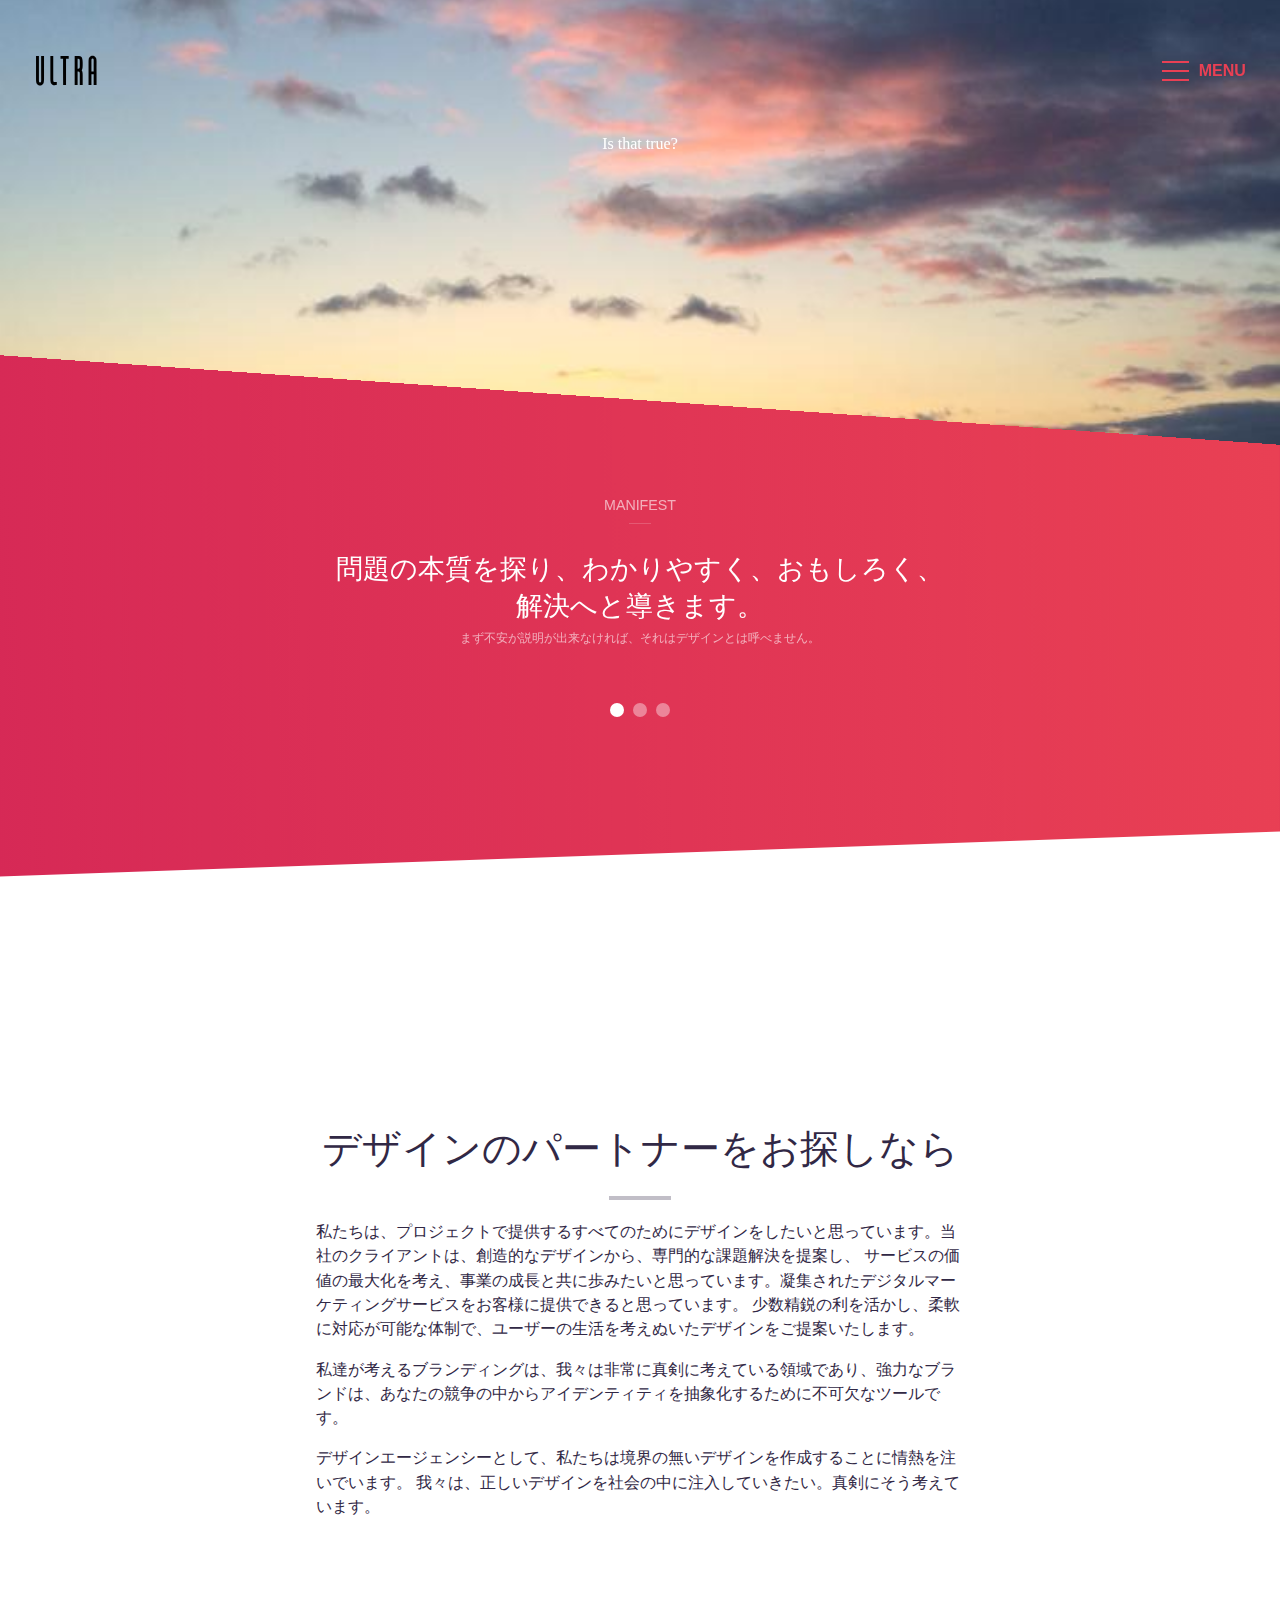
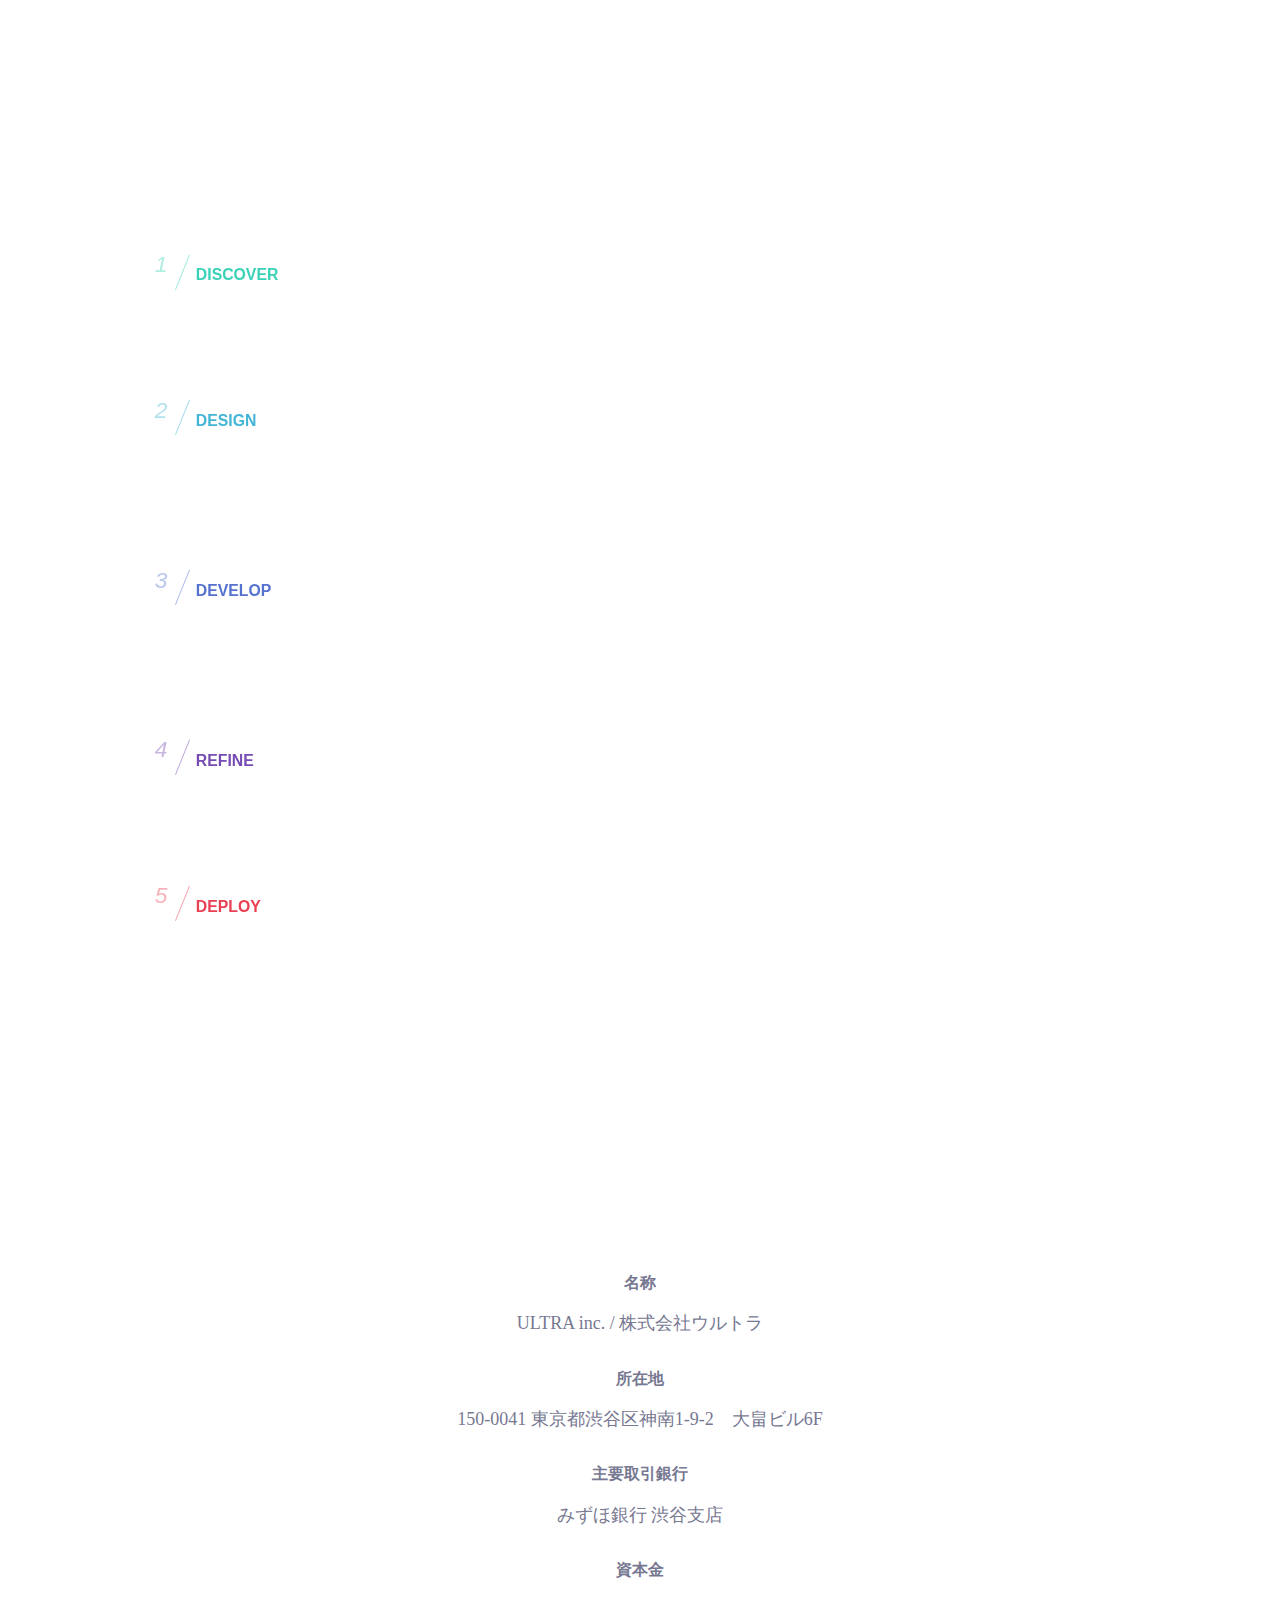
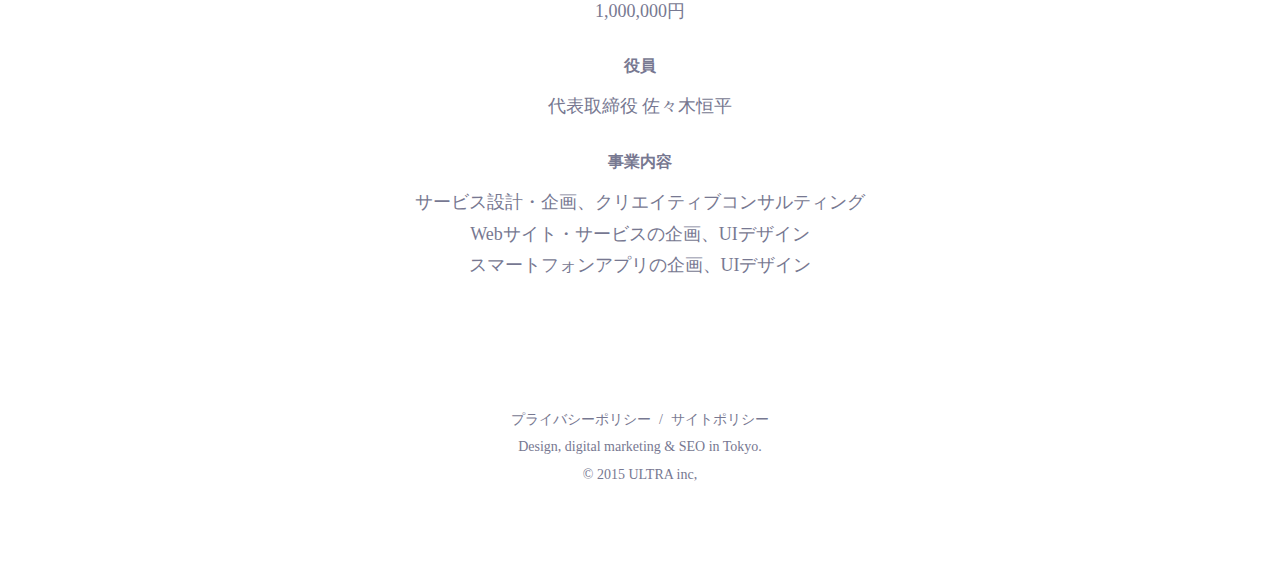
<file: vol2/about.html>
<!DOCTYPE html>
<!--[if lt IE 7]> <html class="no-js lt-ie10 lt-ie9 lt-ie8 lt-ie7" lang="en"> <![endif]-->
<!--[if IE 7]>    <html class="no-js lt-ie10 lt-ie9 lt-ie8" lang="en"> <![endif]-->
<!--[if IE 8]>    <html class="no-js lt-ie10 lt-ie9" lang="en"> <![endif]-->
<!--[if IE 9]>    <html class="no-js lt-ie10" lang="en"> <![endif]-->
<!--[if gt IE 9]><!--> <html class="no-js ie" lang="en"> <!--<![endif]-->
<head>
<title>ULTRA - A Digital Agency in Tokyo</title>
<meta name="description" content="">
<meta name="robots" content="index,follow">
<meta name="googlebot" content="index,follow">
<link href="" rel="publisher">
<link rel="canonical" href="">
<meta charset="utf-8"><script type="text/javascript">window.NREUM||(NREUM={}),__nr_require=function(n,e,t){function r(t){if(!e[t]){var o=e[t]={exports:{}};n[t][0].call(o.exports,function(e){var o=n[t][1][e];return r(o?o:e)},o,o.exports)}return e[t].exports}if("function"==typeof __nr_require)return __nr_require;for(var o=0;o<t.length;o++)r(t[o]);return r}({QJf3ax:[function(n,e){function t(n){function e(e,t,a){n&&n(e,t,a),a||(a={});for(var u=c(e),f=u.length,s=i(a,o,r),p=0;f>p;p++)u[p].apply(s,t);return s}function a(n,e){f[n]=c(n).concat(e)}function c(n){return f[n]||[]}function u(){return t(e)}var f={};return{on:a,emit:e,create:u,listeners:c,_events:f}}function r(){return{}}var o="nr@context",i=n("gos");e.exports=t()},{gos:"7eSDFh"}],ee:[function(n,e){e.exports=n("QJf3ax")},{}],3:[function(n,e){function t(n){return function(){r(n,[(new Date).getTime()].concat(i(arguments)))}}var r=n("handle"),o=n(1),i=n(2);"undefined"==typeof window.newrelic&&(newrelic=window.NREUM);var a=["setPageViewName","addPageAction","setCustomAttribute","finished","addToTrace","inlineHit","noticeError"];o(a,function(n,e){window.NREUM[e]=t("api-"+e)}),e.exports=window.NREUM},{1:12,2:13,handle:"D5DuLP"}],gos:[function(n,e){e.exports=n("7eSDFh")},{}],"7eSDFh":[function(n,e){function t(n,e,t){if(r.call(n,e))return n[e];var o=t();if(Object.defineProperty&&Object.keys)try{return Object.defineProperty(n,e,{value:o,writable:!0,enumerable:!1}),o}catch(i){}return n[e]=o,o}var r=Object.prototype.hasOwnProperty;e.exports=t},{}],D5DuLP:[function(n,e){function t(n,e,t){return r.listeners(n).length?r.emit(n,e,t):(o[n]||(o[n]=[]),void o[n].push(e))}var r=n("ee").create(),o={};e.exports=t,t.ee=r,r.q=o},{ee:"QJf3ax"}],handle:[function(n,e){e.exports=n("D5DuLP")},{}],XL7HBI:[function(n,e){function t(n){var e=typeof n;return!n||"object"!==e&&"function"!==e?-1:n===window?0:i(n,o,function(){return r++})}var r=1,o="nr@id",i=n("gos");e.exports=t},{gos:"7eSDFh"}],id:[function(n,e){e.exports=n("XL7HBI")},{}],loader:[function(n,e){e.exports=n("G9z0Bl")},{}],G9z0Bl:[function(n,e){function t(){var n=h.info=NREUM.info;if(n&&n.licenseKey&&n.applicationID&&f&&f.body){c(l,function(e,t){e in n||(n[e]=t)}),h.proto="https"===d.split(":")[0]||n.sslForHttp?"https://":"http://",a("mark",["onload",i()]);var e=f.createElement("script");e.src=h.proto+n.agent,f.body.appendChild(e)}}function r(){"complete"===f.readyState&&o()}function o(){a("mark",["domContent",i()])}function i(){return(new Date).getTime()}var a=n("handle"),c=n(1),u=(n(2),window),f=u.document,s="addEventListener",p="attachEvent",d=(""+location).split("?")[0],l={beacon:"bam.nr-data.net",errorBeacon:"bam.nr-data.net",agent:"js-agent.newrelic.com/nr-593.min.js"},h=e.exports={offset:i(),origin:d,features:{}};f[s]?(f[s]("DOMContentLoaded",o,!1),u[s]("load",t,!1)):(f[p]("onreadystatechange",r),u[p]("onload",t)),a("mark",["firstbyte",i()])},{1:12,2:3,handle:"D5DuLP"}],12:[function(n,e){function t(n,e){var t=[],o="",i=0;for(o in n)r.call(n,o)&&(t[i]=e(o,n[o]),i+=1);return t}var r=Object.prototype.hasOwnProperty;e.exports=t},{}],13:[function(n,e){function t(n,e,t){e||(e=0),"undefined"==typeof t&&(t=n?n.length:0);for(var r=-1,o=t-e||0,i=Array(0>o?0:o);++r<o;)i[r]=n[e+r];return i}e.exports=t},{}]},{},["G9z0Bl"]);</script>
<meta name="viewport" content="width=device-width,initial-scale=1">
<link rel="shortcut icon" href="/favicon.ico">
<link rel="stylesheet" href="main.css">
<!--[if lte IE 8]>
<script src="respond.min.js"></script>
<![endif]-->

<link href='http://fonts.googleapis.com/css?family=Oswald:300' rel='stylesheet' type='text/css'>

<script src="modernizr-custom.min.js"></script>

<script>
  (function(i,s,o,g,r,a,m){i['GoogleAnalyticsObject']=r;i[r]=i[r]||function(){
  (i[r].q=i[r].q||[]).push(arguments)},i[r].l=1*new Date();a=s.createElement(o),
  m=s.getElementsByTagName(o)[0];a.async=1;a.src=g;m.parentNode.insertBefore(a,m)
  })(window,document,'script','//www.google-analytics.com/analytics.js','ga');

  ga('create', 'UA-775427-1', 'auto');
  ga('send', 'pageview');

</script>

</head>

<body class="about about-landing">
<!-- Prompt IE 6 users to install Chrome Frame. Remove this if you support IE 6. chromium.org/developers/how-tos/chrome-frame-getting-started -->
<!--[if lt IE 7]><p class=chromeframe>You are using a very old browser. Please <a href="http://browsehappy.com/">upgrade to a different browser</a> or <a href="http://www.google.com/chromeframe/?redirect=true">install Google Chrome Frame</a> to experience this site.</p><![endif]-->

<div id="container">


    <header id="header">

        <div class="wrapper">


            <div itemscope itemtype="http://schema.org/Organization" class="logo">
              <a itemprop="url" href="/" title="ultra Design">
                  <img itemprop="logo" src="logo.svg" alt="ultra web design cheltenham" title="ultra web design cheltenham"/>
              </a>
            </div>

            <a title="Show Navigation" href="/" class="showm" rel="nofollow">
                <span><b>menu</b></span>
            </a>

            <div class="nav-wrapper">
                <nav class="primary-nav" role="navigation">
                    <ul class="nav-links wrapper">
                        <li><a href="/" title="home">home</a></li>
                        <li><a href="#company-profile" title="Company Profile" class="active">Company Profile</a></li>
                        <li><a href="/contact-ultra.php" title="Contact ultra">contact</a></li>
                        <!--<li class="contact tel"><a href="tel:0123456789" title="Call ultra Design" itemprop="telephone">0123456789</a></li>-->
                        <li class="contact"><a href="m&#97;i&#108;t&#111;:&#99;o&#110;t&#97;&#99;&#116;&#64;&#117;&#108;t&#114;&#97;in&#99;&#46;j&#112;">&#99;o&#110;t&#97;&#99;&#116;&#64;&#117;&#108;t&#114;&#97;in&#99;&#46;j&#112;</a>
</li>
                    </ul>
                </nav>
            </div>

        </div>

            </header>

    <div class="main-content" role="main">

    <section>

        <header class="title-header" style="height: 400px;">

            <div class="wrapper">

				<h1 class="heading1"><span>Is that true?</span></h1><div class="ultra-content"></div>
            </div>

        </header>
                <article class="diag1 quote-wrapper fake-btm">

            <div class="wrapper">

                <h2 class="heading3 title">manifest</h2>

                <div class="js-fadeshow fade-slideshow">

					                    <figure class="quote meta item active">
                        <blockquote class="heading5"style="font-style:normal; width: 80%;margin: 0 auto;">問題の本質を探り、わかりやすく、おもしろく、解決へと導きます。</blockquote>
                        <figcaption class="tags heading3">
							<span>まず不安が説明が出来なければ、それはデザインとは呼べません。</span>

							<!--&nbsp;&nbsp;<cite><strong>manifest 1</strong></cite>	-->					</figcaption>
                    </figure>
						                    <figure class="quote meta item">
                        <blockquote class="heading5" style="font-style:normal; width: 80%;margin: 0 auto;">デバイスを問わない、またはリアルとヴァーチャルを問わない、新たな時代の架け橋になります。</blockquote>
                        <figcaption class="tags heading3">
							<span>10年以上の様々なケーススタディを知る経験から、生活を中心としたデザインの設計を心がけています。</span>

							<!--&nbsp;&nbsp;<cite><strong>manifest 1</strong></cite>	-->					</figcaption>
                    </figure>
						                    <figure class="quote meta item">
                        <blockquote class="heading5"style="font-style:normal; width: 80%;margin: 0 auto;">コミュニケーションから問題を探り、解決のポイントをつくります</blockquote>
                        <figcaption class="tags heading3">
							<span>問題解決の糸口から、わかりやすく、効果的なデザインを約束します</span>

							<!--&nbsp;&nbsp;<cite><strong>manifest 1</strong></cite>	-->					</figcaption>
                    </figure>
                    </figure>

                </div>

            </div>

        </article>

        <article class="content-block">

            <div class="wrapper">

				                <header class="title-border1">
                    <h2 class="heading2" style="width: 80%;max-width:40.55556em;">デザインのパートナーをお探しなら</h2>
					     </header>
					                <div class="ultra-content">
<p>
私たちは、プロジェクトで提供するすべてのためにデザインをしたいと思っています。当社のクライアントは、創造的なデザインから、専門的な課題解決を提案し、
サービスの価値の最大化を考え、事業の成長と共に歩みたいと思っています。凝集されたデジタルマーケティングサービスをお客様に提供できると思っています。
少数精鋭の利を活かし、柔軟に対応が可能な体制で、ユーザーの生活を考えぬいたデザインをご提案いたします。</p>

<p>私達が考えるブランディングは、我々は非常に真剣に考えている領域であり、強力なブランドは、あなたの競争の中からアイデンティティを抽象化するために不可欠なツールです。</p>

<p>デザインエージェンシーとして​​、私たちは境界の無いデザインを作成することに情熱を注いでいます。
我々は、正しいデザインを社会の中に注入していきたい。真剣にそう考えています。</p>
                </div>

            </div>

        </article>


                <article class="process-diag">

            <div class="wrapper title-border1">
                <h2 class="heading2">our process</h2>

            </div>

            <div class="wrapper diag">

                <div class="diag-outer process">

                    <div class="diag-wrapper">


                    </div>

                </div>

                <div class="item-wrapper">

                    <article class="item discover animate-me">
                        <h2 class="heading3">Discover</h2>
                        <div class="ultra-content">
<p>まず、私たちは、クライアントが本当は「誰」であるかを捜索し、発見することに努めます。そのうえで、マーケットや欲求、行動を調査し、プロジェクトの目標を正しく決定するために、プロジェクトの根幹から設計を行います。</p>
                        </div>
                    </article>

                    <article class="item design animate-me">
                        <h2 class="heading3">Design</h2>
                        <div class="ultra-content">
<p>私たちのデザインチームは、すべての創造を、悩まれている課題を解決するために、ヒアリングをベースとしてデザインを生み出しています。 私たちは最初からプロジェクトのすべてを設計しません。すべての課題、問題を定義し、解決策をデザインに落とし込みます。</p>
                        </div>
                    </article>

                    <article class="item develop animate-me">
                        <h2 class="heading3">Develop</h2>
                        <div class="ultra-content">
<p>私たちのデザインチームからプログラマーへ提案は、常にトレンドを探り、共創の体制を整えるようにしています。プロジェクトの行程をデザインへ変換し、意識のズレや無駄のないように、細かいタスクまで落としこんでから、プロジェクトをスタートします。</p>
                        </div>
                    </article>

                    <article class="item refine animate-me">
                        <h2 class="heading3">Refine</h2>
                        <div class="ultra-content">
<p>私たちは、ユーザーのために様々なユーザーテストをおこなってきました。定量から定性。定性から定量。2つの軸からデザインを導き出します。</p>
</div>
                    </article>

                    <article class="item deploy animate-me">
                        <h2 class="heading3">Deploy</h2>
                        <div class="ultra-content">
<p>誰もがプロジェクトの時間は幸せを感じているとは思いますが、プロジェクトはいずれリリースになります。しかし、それはプロジェクトの終わりではありません。すべてのプロジェクトは、常に知的なマーケティングを通じて成長していくのです。</p>
                        </div>
                    </article>

                </div>

            </div>

        </article>
    </section>

    </div> <!-- eo: .main-content -->

    <footer id="footer">
<style>
#footer {background-color: #fff;}
dl {
  max-width: 800px;
  margin:0 auto;
  padding: 40px 0 0;
  background-color: #fff;
  text-align: center;
}
dt {
  margin: 0px 0px 12px 0px;
  line-height: 1.75;
  font-weight: bold;
  font-size: 90%;
  font-family: sans-serif;
text-align: center;
}
dd {
  line-height: 1.75;
  text-indent: 0;
  text-align: center;
  margin: 0 0 24px;
}
</style>
<dl id="company-profile">
<dt>名称</dt>
<dd>ULTRA inc. / 株式会社ウルトラ</dd>
<dt>所在地</dt>
<dd>150-0041 東京都渋谷区神南1-9-2　大畠ビル6F</dd>
<dt>主要取引銀行</dt>
<dd>みずほ銀行 渋谷支店</dd>
<dt>資本金</dt>
<dd>1,000,000円</dd>
<dt>役員</dt>
<dd>代表取締役 佐々木恒平</dd>
						<dt>事業内容</dt>
						<dd>サービス設計・企画、クリエイティブコンサルティング<br>
							Webサイト・サービスの企画、UIデザイン<br>
							スマートフォンアプリの企画、UIデザイン</dd>

					</dl>
        <div class="wrapper">






<!--            <ul class="social-icons">
                <li><a href="####" class="icon2 twitter" title="ULTRA Twitter" rel="me" target="_blank"><span>ULTRA Twitter</span></a></li>
                <li><a href="####" class="icon2 gplus" title="ultra Design Google Plus" rel="me" target="_blank"><span>ultra Design Google Plus</span></a></li>-->

            </ul>


            <div class="legal">
            <a href="####" title="プライバシーポリシー" rel="nofollow">プライバシーポリシー</a>/<a href="####" title="プライバシーポリシー" rel="nofollow">サイトポリシー</a>

				<br><span>Design, digital marketing &amp; SEO in  Tokyo.</span><br>
                <span>&copy; 2015 ULTRA inc,</span>
            </div>

        </div>
    </footer>
</div> <!-- eo #container -->

<script src="//ajax.googleapis.com/ajax/libs/jquery/1.8.2/jquery.min.js"></script>
<script>window.jQuery || document.write('<script src="jquery-1.10.2.min.js"><\/script>')</script>
<script>
$(function(){
    var mixBlendModeSupport = Modernizr.testProp('mixBlendMode');
    if (mixBlendModeSupport == false){
        $('html').addClass('no-mix-blend-mode');
    }
    if (mixBlendModeSupport == true){
        $('html').addClass('mix-blend-mode');
    }
    //swap svg img for png on unsupported browsers
    var $isIE9 = "0";
    if($('html').hasClass('lt-ie10')) {
       var $isIE9 = "1";
    }
    if(!Modernizr.svg || ($isIE9 == "1")) {
        $('img[src*="svg"]').attr('src', function() {
            return $(this).attr('src').replace('.svg', '.png');
        });
    }else{
        $('#header .logo img').each(function(){
            var $img = $(this);
            var imgID = $img.attr('id');
            var imgClass = $img.attr('class');
            var imgURL = $img.attr('src');

            $.get(imgURL, function(data) {
                var $svg = $(data).find('svg');
                if (typeof imgID !== 'undefined') {
                    $svg = $svg.attr('id', imgID);
                }
                if (typeof imgClass !== 'undefined') {
                    $svg = $svg.attr('class', imgClass+' replaced-svg');
                }
                $svg = $svg.removeAttr('xmlns:a');
                $img.replaceWith($svg);

                setTimeout(function() {
                    $('#header .logo #ozo-path').attr('class', '');
                }, 400);
            });
        });
    }
});
</script>
<script src="plugins.min.js"></script>
<script src="snap.0.3.0-easing.min.js"></script>
<script src="main.min.js"></script>

<script type="text/javascript">window.NREUM||(NREUM={});NREUM.info={"beacon":"bam.nr-data.net","licenseKey":"90de47ee6d","applicationID":"5735921","transactionName":"NFxUMkBYWENVWkVaDQ0WYxRbFldSW0xFHhcQFl8IVlxOHkRRQQ==","queueTime":0,"applicationTime":6,"atts":"GBtXRAhCS00=","errorBeacon":"bam.nr-data.net","agent":"js-agent.newrelic.com\/nr-593.min.js"}</script></body>
</html>
</file>
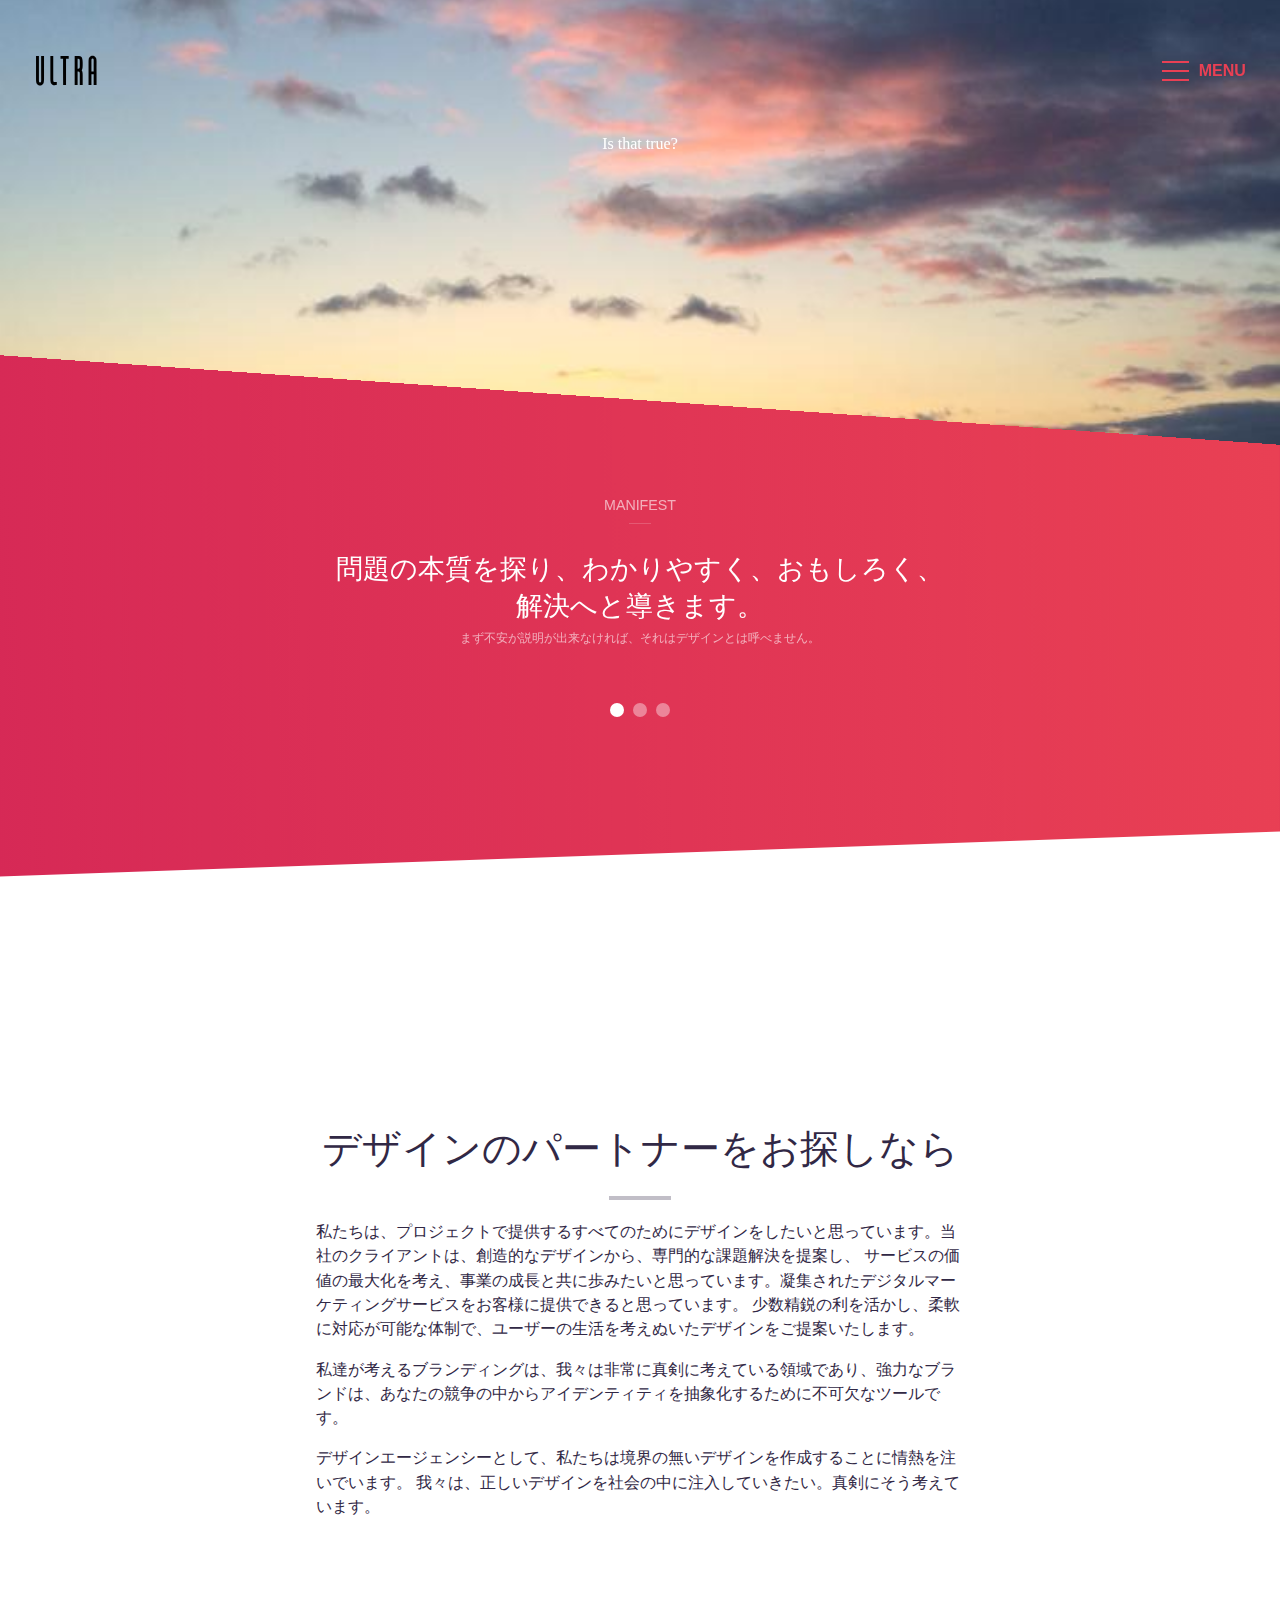
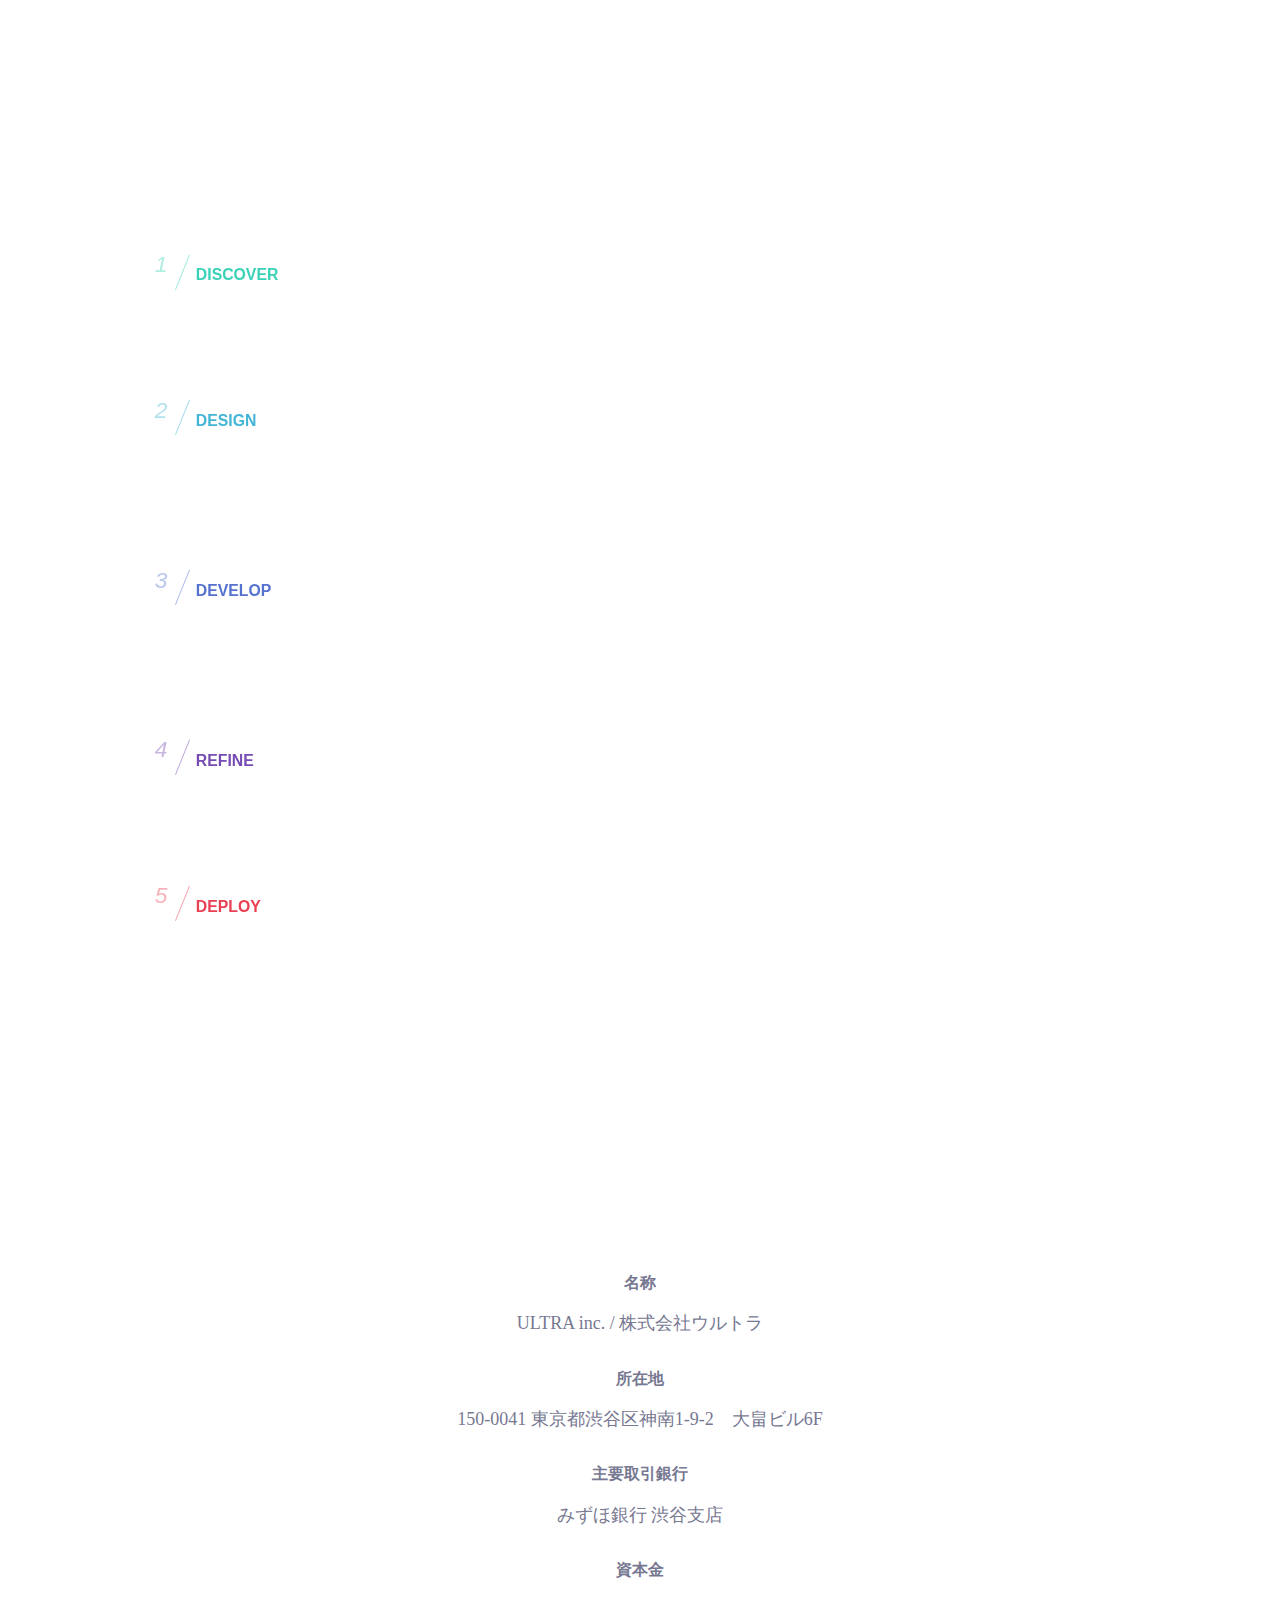
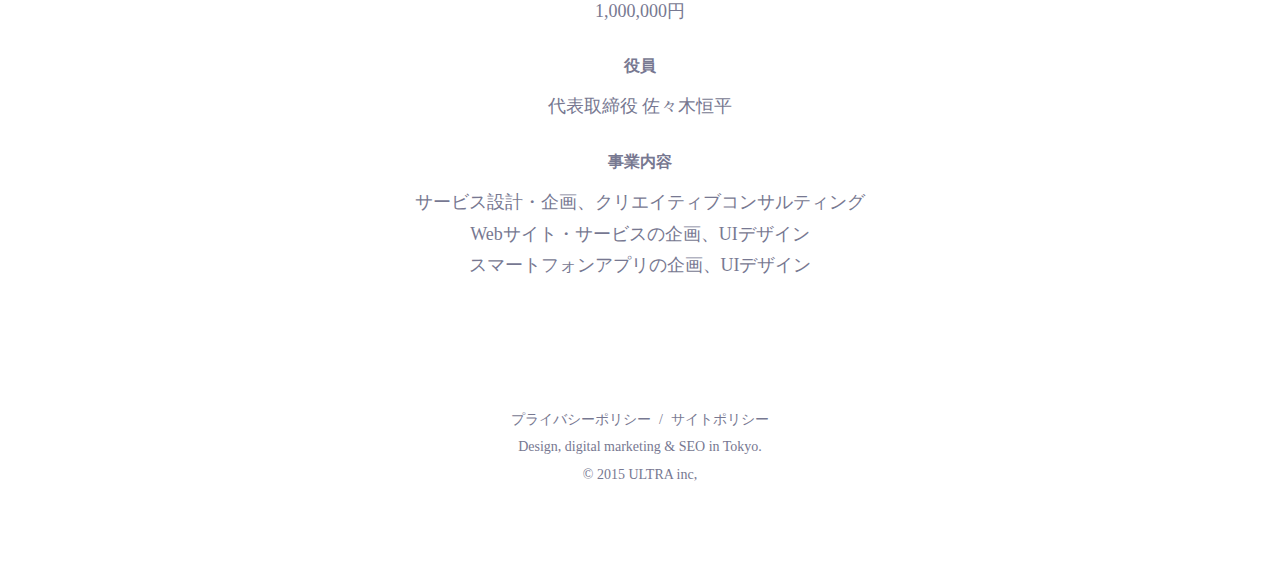
<file: vol2/sample-wp-index.html>
<!DOCTYPE html>
<!--[if lt IE 7]><html class="no-js lt-ie10 lt-ie9 lt-ie8 lt-ie7" lang="en"> <![endif]-->
<!--[if IE 7]><html class="no-js lt-ie10 lt-ie9 lt-ie8" lang="en"> <![endif]-->
<!--[if IE 8]><html class="no-js lt-ie10 lt-ie9" lang="en"> <![endif]-->
<!--[if IE 9]><html class="no-js lt-ie10" lang="en"> <![endif]-->
<!--[if gt IE 9]><!-->
<html class="no-js ie" lang="en">
<!--<![endif]-->
<head>
<meta name="description" content="">
<meta name="robots" content="index,follow">
<meta name="googlebot" content="index,follow">
<link href="" rel="publisher">
<link rel="canonical" href="">
<meta charset="utf-8">
<meta name="viewport" content="width=device-width,initial-scale=1">
<link rel="shortcut icon" href="favicon.ico">
<link rel="stylesheet" href="main.css">
<link href='http://fonts.googleapis.com/css?family=Oswald:300' rel='stylesheet' type='text/css'>
<script src="modernizr-custom.min.js"></script>
<!--[if lte IE 8]>
<script src="respond.min.js"></script>
<![endif]-->
<title>ULTRA - A Digital Agency in Tokyo</title>
</head>

<body class="about about-landing">
<div id="container">
  <header id="header">
    <div class="wrapper">
      <div itemscope class="logo">
        <a itemprop="url" href="/" title="ultra"><img itemprop="logo" src="logo.svg" alt="ultra" title="ultra"/></a>
      </div>
      <a href="/" class="showm" rel="nofollow"><span><b>menu</b></span></a>
      <div class="nav-wrapper">
        <nav class="primary-nav" role="navigation">
          <ul class="nav-links wrapper">
      <li><a href="/" title="home">home</a></li>
      <li><a href="about.html" title="Company Profile" class="active">About</a></li>
<li><a href="/contact-ultra.php" title="Contact ultra">contact</a></li>
<li class="contact"><a href="m&#97;i&#108;t&#111;:&#99;o&#110;t&#97;&#99;&#116;&#64;&#117;&#108;t&#114;&#97;in&#99;&#46;j&#112;">&#99;o&#110;t&#97;&#99;&#116;&#64;&#117;&#108;t&#114;&#97;in&#99;&#46;j&#112;</a>
</li>
</ul>
</nav>
</div>
</div>
</header>



    <div class="main-content" role="main">

    <section>

        <header class="title-header" style="height: 400px;">

            <div class="wrapper">

				<h1 class="heading1"><span>Is that true?</span></h1><div class="ultra-content"></div>
            </div>

        </header>
                <article class="diag1 quote-wrapper fake-btm">

            <div class="wrapper">

                <h2 class="heading3 title">manifest</h2>

                <div class="js-fadeshow fade-slideshow">

					                    <figure class="quote meta item active">
                        <blockquote class="heading5"style="font-style:normal; width: 80%;margin: 0 auto;">問題の本質を探り、わかりやすく、おもしろく、解決へと導きます。</blockquote>
                        <figcaption class="tags heading3">
							<span>まず不安が説明が出来なければ、それはデザインとは呼べません。</span>

							<!--&nbsp;&nbsp;<cite><strong>manifest 1</strong></cite>	-->					</figcaption>
                    </figure>
						                    <figure class="quote meta item">
                        <blockquote class="heading5" style="font-style:normal; width: 80%;margin: 0 auto;">デバイスを問わない、またはリアルとヴァーチャルを問わない、新たな時代の架け橋になります。</blockquote>
                        <figcaption class="tags heading3">
							<span>10年以上の様々なケーススタディを知る経験から、生活を中心としたデザインの設計を心がけています。</span>

							<!--&nbsp;&nbsp;<cite><strong>manifest 1</strong></cite>	-->					</figcaption>
                    </figure>
						                    <figure class="quote meta item">
                        <blockquote class="heading5"style="font-style:normal; width: 80%;margin: 0 auto;">コミュニケーションから問題を探り、解決のポイントをつくります</blockquote>
                        <figcaption class="tags heading3">
							<span>問題解決の糸口から、わかりやすく、効果的なデザインを約束します</span>

							<!--&nbsp;&nbsp;<cite><strong>manifest 1</strong></cite>	-->					</figcaption>
                    </figure>
                    </figure>

                </div>

            </div>

        </article>

        <article class="content-block">

            <div class="wrapper">

				                <header class="title-border1">
                    <h2 class="heading2" style="width: 80%;max-width:40.55556em;">デザインのパートナーをお探しなら</h2>
					     </header>
					                <div class="ultra-content">
<p>
私たちは、プロジェクトで提供するすべてのためにデザインをしたいと思っています。当社のクライアントは、創造的なデザインから、専門的な課題解決を提案し、
サービスの価値の最大化を考え、事業の成長と共に歩みたいと思っています。凝集されたデジタルマーケティングサービスをお客様に提供できると思っています。
少数精鋭の利を活かし、柔軟に対応が可能な体制で、ユーザーの生活を考えぬいたデザインをご提案いたします。</p>

<p>私達が考えるブランディングは、我々は非常に真剣に考えている領域であり、強力なブランドは、あなたの競争の中からアイデンティティを抽象化するために不可欠なツールです。</p>

<p>デザインエージェンシーとして​​、私たちは境界の無いデザインを作成することに情熱を注いでいます。
我々は、正しいデザインを社会の中に注入していきたい。真剣にそう考えています。</p>
                </div>

            </div>

        </article>


                <article class="process-diag">

            <div class="wrapper title-border1">
                <h2 class="heading2">our process</h2>

            </div>

            <div class="wrapper diag">

                <div class="diag-outer process">

                    <div class="diag-wrapper">


                    </div>

                </div>

                <div class="item-wrapper">

                    <article class="item discover animate-me">
                        <h2 class="heading3">Discover</h2>
                        <div class="ultra-content">
<p>まず、私たちは、クライアントが本当は「誰」であるかを捜索し、発見することに努めます。そのうえで、マーケットや欲求、行動を調査し、プロジェクトの目標を正しく決定するために、プロジェクトの根幹から設計を行います。</p>
                        </div>
                    </article>

                    <article class="item design animate-me">
                        <h2 class="heading3">Design</h2>
                        <div class="ultra-content">
<p>私たちのデザインチームは、すべての創造を、悩まれている課題を解決するために、ヒアリングをベースとしてデザインを生み出しています。 私たちは最初からプロジェクトのすべてを設計しません。すべての課題、問題を定義し、解決策をデザインに落とし込みます。</p>
                        </div>
                    </article>

                    <article class="item develop animate-me">
                        <h2 class="heading3">Develop</h2>
                        <div class="ultra-content">
<p>私たちのデザインチームからプログラマーへ提案は、常にトレンドを探り、共創の体制を整えるようにしています。プロジェクトの行程をデザインへ変換し、意識のズレや無駄のないように、細かいタスクまで落としこんでから、プロジェクトをスタートします。</p>
                        </div>
                    </article>

                    <article class="item refine animate-me">
                        <h2 class="heading3">Refine</h2>
                        <div class="ultra-content">
<p>私たちは、ユーザーのために様々なユーザーテストをおこなってきました。定量から定性。定性から定量。2つの軸からデザインを導き出します。</p>
</div>
                    </article>

                    <article class="item deploy animate-me">
                        <h2 class="heading3">Deploy</h2>
                        <div class="ultra-content">
<p>誰もがプロジェクトの時間は幸せを感じているとは思いますが、プロジェクトはいずれリリースになります。しかし、それはプロジェクトの終わりではありません。すべてのプロジェクトは、常に知的なマーケティングを通じて成長していくのです。</p>
                        </div>
                    </article>

                </div>

            </div>

        </article>
    </section>

    </div> <!-- eo: .main-content -->

    <footer id="footer">
<style>
#footer {background-color: #fff;}
dl {
  max-width: 800px;
  margin:0 auto;
  padding: 40px 0 0;
  background-color: #fff;
  text-align: center;
}
dt {
  margin: 0px 0px 12px 0px;
  line-height: 1.75;
  font-weight: bold;
  font-size: 90%;
  font-family: sans-serif;
text-align: center;
}
dd {
  line-height: 1.75;
  text-indent: 0;
  text-align: center;
  margin: 0 0 24px;
}
</style>
<dl id="company-profile">
<dt>名称</dt>
<dd>ULTRA inc. / 株式会社ウルトラ</dd>
<dt>所在地</dt>
<dd>150-0041 東京都渋谷区神南1-9-2　大畠ビル6F</dd>
<dt>主要取引銀行</dt>
<dd>みずほ銀行 渋谷支店</dd>
<dt>資本金</dt>
<dd>1,000,000円</dd>
<dt>役員</dt>
<dd>代表取締役 佐々木恒平</dd>
						<dt>事業内容</dt>
						<dd>サービス設計・企画、クリエイティブコンサルティング<br>
							Webサイト・サービスの企画、UIデザイン<br>
							スマートフォンアプリの企画、UIデザイン</dd>

					</dl>
        <div class="wrapper">






<!--            <ul class="social-icons">
                <li><a href="####" class="icon2 twitter" title="ULTRA Twitter" rel="me" target="_blank"><span>ULTRA Twitter</span></a></li>
                <li><a href="####" class="icon2 gplus" title="ultra Design Google Plus" rel="me" target="_blank"><span>ultra Design Google Plus</span></a></li>-->

            </ul>


            <div class="legal">
            <a href="####" title="プライバシーポリシー" rel="nofollow">プライバシーポリシー</a>/<a href="####" title="プライバシーポリシー" rel="nofollow">サイトポリシー</a>

				<br><span>Design, digital marketing &amp; SEO in  Tokyo.</span><br>
                <span>&copy; 2015 ULTRA inc,</span>
            </div>

        </div>
    </footer>
</div> <!-- eo #container -->

<script src="//ajax.googleapis.com/ajax/libs/jquery/1.8.2/jquery.min.js"></script>
<script>window.jQuery || document.write('<script src="jquery-1.10.2.min.js"><\/script>')</script>
<script>
$(function(){
    var mixBlendModeSupport = Modernizr.testProp('mixBlendMode');
    if (mixBlendModeSupport == false){
        $('html').addClass('no-mix-blend-mode');
    }
    if (mixBlendModeSupport == true){
        $('html').addClass('mix-blend-mode');
    }
    //swap svg img for png on unsupported browsers
    var $isIE9 = "0";
    if($('html').hasClass('lt-ie10')) {
       var $isIE9 = "1";
    }
    if(!Modernizr.svg || ($isIE9 == "1")) {
        $('img[src*="svg"]').attr('src', function() {
            return $(this).attr('src').replace('.svg', '.png');
        });
    }else{
        $('#header .logo img').each(function(){
            var $img = $(this);
            var imgID = $img.attr('id');
            var imgClass = $img.attr('class');
            var imgURL = $img.attr('src');

            $.get(imgURL, function(data) {
                var $svg = $(data).find('svg');
                if (typeof imgID !== 'undefined') {
                    $svg = $svg.attr('id', imgID);
                }
                if (typeof imgClass !== 'undefined') {
                    $svg = $svg.attr('class', imgClass+' replaced-svg');
                }
                $svg = $svg.removeAttr('xmlns:a');
                $img.replaceWith($svg);

                setTimeout(function() {
                    $('#header .logo #ozo-path').attr('class', '');
                }, 400);
            });
        });
    }
});
</script>
<script src="plugins.min.js"></script>
<script src="snap.0.3.0-easing.min.js"></script>
<script src="main.min.js"></script>

<script type="text/javascript">window.NREUM||(NREUM={});NREUM.info={"beacon":"bam.nr-data.net","licenseKey":"90de47ee6d","applicationID":"5735921","transactionName":"NFxUMkBYWENVWkVaDQ0WYxRbFldSW0xFHhcQFl8IVlxOHkRRQQ==","queueTime":0,"applicationTime":6,"atts":"GBtXRAhCS00=","errorBeacon":"bam.nr-data.net","agent":"js-agent.newrelic.com\/nr-593.min.js"}</script></body>
</html>
</file>
<file: vol2/main.css>
/*! normalize.css v3.0.1 | MIT License | git.io/normalize */html{font-family:sans-serif;-ms-text-size-adjust:100%;-webkit-text-size-adjust:100%}
body{margin:0}
article,aside,details,figcaption,figure,footer,header,hgroup,main,nav,section,summary{display:block}
audio,canvas,progress,video{display:inline-block;vertical-align:baseline}
template{display:none}
a{background:transparent}
a:active,a:hover{outline:0}
b,strong{font-weight:bold}
dfn{font-style:italic}
h1{font-size:2em;margin:0.67em 0}
mark{background:#ff0;color:#000}
small{font-size:80%}
sub,sup{font-size:75%;line-height:0;position:relative;vertical-align:baseline}
sup{top:-0.5em}
sub{bottom:-0.25em}
img{border:0}
svg:not(:root){overflow:hidden}
figure{margin:0}
hr{-moz-box-sizing:content-box;box-sizing:content-box;height:0}
pre{overflow:auto}
code,kbd,pre,samp{font-family:monospace, monospace;font-size:1em}
button,input,optgroup,select,textarea{color:inherit;font:inherit;margin:0}
button{overflow:visible}
button,select{text-transform:none}
button{-webkit-appearance:button;cursor:pointer}
button::-moz-focus-inner,input::-moz-focus-inner{border:0;padding:0}
input{line-height:normal}
input[type="number"]::-webkit-inner-spin-button,input[type="number"]::-webkit-outer-spin-button{height:auto}
input[type="search"]::-webkit-search-cancel-button,input[type="search"]::-webkit-search-decoration{-webkit-appearance:none}
fieldset{border:1px solid #c0c0c0;margin:0 2px;padding:0.35em 0.625em 0.75em}
legend{border:0;padding:0}
textarea{overflow:auto}
optgroup{font-weight:bold}
table{border-collapse:collapse;border-spacing:0}
td,th{padding:0}
html{
	box-sizing:border-box;
	background: url(snow-morning.jpg) no-repeat center center fixed;
	background-size: cover;
}
*,*:before,*:after{box-sizing:inherit}
body{line-height:1.52em;height:100%;min-height:100%;font-size:18px;font-style:normal;font-variant:normal;font-weight:400;font-family:"ff-tisa-web-pro",Georgia,Times,"Times New Roman",serif;color:#312845;/*background:#1c1c38*/}
a{color:#e94054}
img{vertical-align:baseline;margin:0;display:block}
p{line-height:1.52em}
table{border:1px solid #d9d9e1}
.csstransforms #header .primary-nav:before{background-color:#d62956;background-image:-webkit-linear-gradient(46deg, #e94054,#d62956);background-image:-moz-linear-gradient(46deg, #e94054,#d62956);background-image:-o-linear-gradient(46deg, #e94054,#d62956);background-image:linear-gradient(44deg, #e94054,#d62956)}
.about-landing .quote-wrapper{background-color:#d62956;background-image:-webkit-linear-gradient(6deg, #d62956,#e94054);background-image:-moz-linear-gradient(6deg, #d62956,#e94054);background-image:-o-linear-gradient(6deg, #d62956,#e94054);background-image:linear-gradient(84deg, #d62956,#e94054)}
.csstransforms3d .diag1{-webkit-transform:translateZ(0) skew(0, 4deg);-moz-transform:translateZ(0) skew(0, 4deg);-ms-transform:translateZ(0) skew(0, 4deg);-o-transform:translateZ(0) skew(0, 4deg);transform:translateZ(0) skew(0, 4deg);-webkit-backface-visibility:hidden;-moz-backface-visibility:hidden;-ms-backface-visibility:hidden;-o-backface-visibility:hidden;backface-visibility:hidden}
.csstransforms3d .diag1 .wrapper{-webkit-transform:translateZ(0) skew(0, -4deg);-moz-transform:translateZ(0) skew(0, -4deg);-ms-transform:translateZ(0) skew(0, -4deg);-o-transform:translateZ(0) skew(0, -4deg);transform:translateZ(0) skew(0, -4deg)}
.about .moving-gallery{-webkit-transform:skew(0, -3deg);-moz-transform:skew(0, -3deg);-ms-transform:skew(0, -3deg);-o-transform:skew(0, -3deg);transform:skew(0, -3deg);-webkit-backface-visibility:hidden;-moz-backface-visibility:hidden;-ms-backface-visibility:hidden;-o-backface-visibility:hidden;backface-visibility:hidden}
.csstransforms3d .about .moving-gallery div{-webkit-transform:translateZ(0) skew(0, 3deg);-moz-transform:translateZ(0) skew(0, 3deg);-ms-transform:translateZ(0) skew(0, 3deg);-o-transform:translateZ(0) skew(0, 3deg);transform:translateZ(0) skew(0, 3deg)}
.diag1.fake-btm:after{-webkit-transform:skew(0, -6deg);-moz-transform:skew(0, -6deg);-ms-transform:skew(0, -6deg);-o-transform:skew(0, -6deg);transform:skew(0, -6deg);-webkit-backface-visibility:hidden;-moz-backface-visibility:hidden;-ms-backface-visibility:hidden;-o-backface-visibility:hidden;backface-visibility:hidden}
.diag1{-webkit-transform:skew(0, 4deg);-moz-transform:skew(0, 4deg);-ms-transform:skew(0, 4deg);-o-transform:skew(0, 4deg);transform:skew(0, 4deg);-webkit-backface-visibility:hidden;-moz-backface-visibility:hidden;-ms-backface-visibility:hidden;-o-backface-visibility:hidden;backface-visibility:hidden}
.diag1 .wrapper{-webkit-transform:skew(0, -4deg);-moz-transform:skew(0, -4deg);-ms-transform:skew(0, -4deg);-o-transform:skew(0, -4deg);transform:skew(0, -4deg)}
.about .moving-gallery div{-webkit-transform:skew(0, 3deg);-moz-transform:skew(0, 3deg);-ms-transform:skew(0, 3deg);-o-transform:skew(0, 3deg);transform:skew(0, 3deg)}
.title-border1 .heading2:after,.about-landing .quote-wrapper .title.heading3:after{filter:alpha(opacity=30);-ms-filter:"progid:DXImageTransform.Microsoft.Alpha(Opacity=30)";-moz-opacity:0.3;-khtml-opacity:0.3;opacity:0.3;content:'';width:1.6em;height:0.1em;display:block;background-color:#fff;margin:0.5em auto 0 auto}
body{-webkit-font-smoothing:antialiased}
a{text-decoration:none}
a:hover{text-decoration:none}
p{margin-top:1em;margin-bottom:1em}
ul{list-style:none;padding:0}
ul li{margin:0;padding:0;background-image:none}
.svg ul li{background-image:none}
blockquote{margin-left:0;margin-right:0;line-height:1.52em}
.quote-wrapper .quote blockquote{font-style:italic;margin:0.5em 0;padding:0}
h1,h2,h3,h4,h5,h6{margin:1em 0;padding:0;font-weight:normal;font-size:1em}
.heading2,.heading3,.heading5{line-height:1.4em;margin:0.5em 0}
.heading2,.heading3{font-family:"ars-maquette-web",Helvetica,Arial,sans-serif;font-weight:300;font-style:normal}
.heading5{font-family:"ff-tisa-web-pro",Georgia,Times,"Times New Roman",serif;font-weight:400}
.heading2{font-size:2.44444em}
.heading3{filter:alpha(opacity=42);-ms-filter:"progid:DXImageTransform.Microsoft.Alpha(Opacity=42)";-moz-opacity:0.42;-khtml-opacity:0.42;opacity:0.42;font-size:0.77778em;text-transform:uppercase}
.heading5{font-size:1.66667em}
textarea{-webkit-transition:all 0.5s cubic-bezier(0.190, 1.000, 0.220, 1.000);-moz-transition:all 0.5s cubic-bezier(0.190, 1.000, 0.220, 1.000);-o-transition:all 0.5s cubic-bezier(0.190, 1.000, 0.220, 1.000);transition:all 0.5s cubic-bezier(0.190, 1.000, 0.220, 1.000);-webkit-box-shadow:none;-moz-box-shadow:none;box-shadow:none;-webkit-appearance:none;-webkit-border-radius:0px;border:none;border-bottom:1px solid #312845;padding:0.65em 0;color:#473b65;background-color:#fff;font-family:"ff-tisa-web-pro",Georgia,Times,"Times New Roman",serif;font-style:italic}
textarea:focus{color:#312845;outline:none;background-color:#fff}
button{border:none;outline:none}
fieldset{margin:0;padding:0;border:none}
label{-webkit-transition:all 0.5s cubic-bezier(0.190, 1.000, 0.220, 1.000);-moz-transition:all 0.5s cubic-bezier(0.190, 1.000, 0.220, 1.000);-o-transition:all 0.5s cubic-bezier(0.190, 1.000, 0.220, 1.000);transition:all 0.5s cubic-bezier(0.190, 1.000, 0.220, 1.000);display:block;line-height:1.3em;font-size:0.88889em}
@-moz-keyframes scroll1{from{-moz-transform:translateY(0.01%);transform:translateY(0.01%)}
30%{-moz-transform:translateY(0.01%);transform:translateY(0.01%)}
40%{-moz-transform:translateY(-36%);transform:translateY(-36%)}
50%{-moz-transform:translateY(-36%);transform:translateY(-36%)}
60%{-moz-transform:translateY(-74%);transform:translateY(-74%)}
80%{-moz-transform:translateY(-74%);transform:translateY(-74%)}
to{-moz-transform:translateY(0.01%);transform:translateY(0.01%)}
}
@-webkit-keyframes scroll1{from{-webkit-transform:translateY(0.01%);transform:translateY(0.01%)}
30%{-webkit-transform:translateY(0.01%);transform:translateY(0.01%)}
40%{-webkit-transform:translateY(-36%);transform:translateY(-36%)}
50%{-webkit-transform:translateY(-36%);transform:translateY(-36%)}
60%{-webkit-transform:translateY(-74%);transform:translateY(-74%)}
80%{-webkit-transform:translateY(-74%);transform:translateY(-74%)}
to{-webkit-transform:translateY(0.01%);transform:translateY(0.01%)}
}
@-o-keyframes scroll1{from{-o-transform:translateY(0.01%);transform:translateY(0.01%)}
30%{-o-transform:translateY(0.01%);transform:translateY(0.01%)}
40%{-o-transform:translateY(-36%);transform:translateY(-36%)}
50%{-o-transform:translateY(-36%);transform:translateY(-36%)}
60%{-o-transform:translateY(-74%);transform:translateY(-74%)}
80%{-o-transform:translateY(-74%);transform:translateY(-74%)}
to{-o-transform:translateY(0.01%);transform:translateY(0.01%)}
}
@keyframes scroll1{from{transform:translateY(0.01%)}
30%{transform:translateY(0.01%)}
40%{transform:translateY(-36%)}
50%{transform:translateY(-36%)}
60%{transform:translateY(-74%)}
80%{transform:translateY(-74%)}
to{transform:translateY(0.01%)}
}
@-moz-keyframes scroll2{from{-moz-transform:translateY(0.01%);transform:translateY(0.01%)}
40%{-moz-transform:translateY(0.01%);transform:translateY(0.01%)}
50%{-moz-transform:translateY(-59%);transform:translateY(-59%)}
90%{-moz-transform:translateY(-59%);transform:translateY(-59%)}
to{-moz-transform:translateY(0.01%);transform:translateY(0.01%)}
}
@-webkit-keyframes scroll2{from{-webkit-transform:translateY(0.01%);transform:translateY(0.01%)}
40%{-webkit-transform:translateY(0.01%);transform:translateY(0.01%)}
50%{-webkit-transform:translateY(-59%);transform:translateY(-59%)}
90%{-webkit-transform:translateY(-59%);transform:translateY(-59%)}
to{-webkit-transform:translateY(0.01%);transform:translateY(0.01%)}
}
@-o-keyframes scroll2{from{-o-transform:translateY(0.01%);transform:translateY(0.01%)}
40%{-o-transform:translateY(0.01%);transform:translateY(0.01%)}
50%{-o-transform:translateY(-59%);transform:translateY(-59%)}
90%{-o-transform:translateY(-59%);transform:translateY(-59%)}
to{-o-transform:translateY(0.01%);transform:translateY(0.01%)}
}
@keyframes scroll2{from{transform:translateY(0.01%)}
40%{transform:translateY(0.01%)}
50%{transform:translateY(-59%)}
90%{transform:translateY(-59%)}
to{transform:translateY(0.01%)}
}
@-moz-keyframes scroll3{0%{-moz-transform:translateY(0.01%);transform:translateY(0.01%)}
40%{-moz-transform:translateY(0.01%);transform:translateY(0.01%)}
50%{-moz-transform:translateY(-45%);transform:translateY(-45%)}
90%{-moz-transform:translateY(-45%);transform:translateY(-45%)}
100{-moz-transform:translateY(0.01%);transform:translateY(0.01%)}
}
@-webkit-keyframes scroll3{0%{-webkit-transform:translateY(0.01%);transform:translateY(0.01%)}
40%{-webkit-transform:translateY(0.01%);transform:translateY(0.01%)}
50%{-webkit-transform:translateY(-45%);transform:translateY(-45%)}
90%{-webkit-transform:translateY(-45%);transform:translateY(-45%)}
100{-webkit-transform:translateY(0.01%);transform:translateY(0.01%)}
}
@-o-keyframes scroll3{0%{-o-transform:translateY(0.01%);transform:translateY(0.01%)}
40%{-o-transform:translateY(0.01%);transform:translateY(0.01%)}
50%{-o-transform:translateY(-45%);transform:translateY(-45%)}
90%{-o-transform:translateY(-45%);transform:translateY(-45%)}
100{-o-transform:translateY(0.01%);transform:translateY(0.01%)}
}
@keyframes scroll3{0%{transform:translateY(0.01%)}
40%{transform:translateY(0.01%)}
50%{transform:translateY(-45%)}
90%{transform:translateY(-45%)}
100{transform:translateY(0.01%)}
}
@-moz-keyframes bounce{0%,84%,90.6%,96%,80%,100%{-moz-transform:translateY(0.01%);transform:translateY(0.01%)}
88%,88.6%{-moz-transform:translateY(-30px);transform:translateY(-30px)}
94%{-moz-transform:translateY(-15px);transform:translateY(-15px)}
98%{-moz-transform:translateY(-4px);transform:translateY(-4px)}
}
@-webkit-keyframes bounce{0%,84%,90.6%,96%,80%,100%{-webkit-transform:translateY(0.01%);transform:translateY(0.01%)}
88%,88.6%{-webkit-transform:translateY(-30px);transform:translateY(-30px)}
94%{-webkit-transform:translateY(-15px);transform:translateY(-15px)}
98%{-webkit-transform:translateY(-4px);transform:translateY(-4px)}
}
@-o-keyframes bounce{0%,84%,90.6%,96%,80%,100%{-o-transform:translateY(0.01%);transform:translateY(0.01%)}
88%,88.6%{-o-transform:translateY(-30px);transform:translateY(-30px)}
94%{-o-transform:translateY(-15px);transform:translateY(-15px)}
98%{-o-transform:translateY(-4px);transform:translateY(-4px)}
}
@keyframes bounce{0%,84%,90.6%,96%,80%,100%{transform:translateY(0.01%)}
88%,88.6%{transform:translateY(-30px)}
94%{transform:translateY(-15px)}
98%{transform:translateY(-4px)}
}
.main-content{width:100%;overflow:hidden}
.wrapper{*zoom:1;clear:both;width:100%;max-width:92.22222em;margin:0 auto;position:relative}
.wrapper:after{content:"";display:table;clear:both}
.main-content .wrapper{padding-top:5.55556em;padding-bottom:5.55556em}
canvas{overflow:visible}
#header{-webkit-transition:all 0.5s cubic-bezier(0.190, 1.000, 0.220, 1.000);-moz-transition:all 0.5s cubic-bezier(0.190, 1.000, 0.220, 1.000);-o-transition:all 0.5s cubic-bezier(0.190, 1.000, 0.220, 1.000);transition:all 0.5s cubic-bezier(0.190, 1.000, 0.220, 1.000);font-family:"ars-maquette-web",Helvetica,Arial,sans-serif;font-weight:300;font-style:normal;-webkit-backface-visibility:hidden;top:0;left:0;z-index:10;position:fixed;width:100%}
#header .logo{z-index:15;margin-left:2.6506%;display:block;float:left}
.csstransforms #header .logo{float:none}
#header .logo a{display:block;overflow:hidden;width:109px;height:31px}
#header .logo svg{width:100%;height:auto}
#header>.wrapper{padding-top:2.77778em;padding-bottom:2.77778em;-webkit-transition:all 0.5s cubic-bezier(0.190, 1.000, 0.220, 1.000);-moz-transition:all 0.5s cubic-bezier(0.190, 1.000, 0.220, 1.000);-o-transition:all 0.5s cubic-bezier(0.190, 1.000, 0.220, 1.000);transition:all 0.5s cubic-bezier(0.190, 1.000, 0.220, 1.000)}
#header .nav-wrapper{float:right;width:500px}
.csstransforms #header .nav-wrapper{float:none;width:auto}
#header .primary-nav{float:right;padding-left:2.6506%;zoom:1}
.csstransforms #header .primary-nav{float:none;padding-left:0}
#header .primary-nav .nav-links li{float:left;width:auto;padding-right:1.5em}
.csstransforms #header .primary-nav .nav-links li{float:none;padding-right:0}
#header .primary-nav .nav-links .contact{display:none}
#header .showm{-webkit-transition:all 0.5s cubic-bezier(0.190, 1.000, 0.220, 1.000);-moz-transition:all 0.5s cubic-bezier(0.190, 1.000, 0.220, 1.000);-o-transition:all 0.5s cubic-bezier(0.190, 1.000, 0.220, 1.000);transition:all 0.5s cubic-bezier(0.190, 1.000, 0.220, 1.000);-webkit-box-sizing:content-box;-moz-box-sizing:content-box;box-sizing:content-box;background:rgba(0,0,0,0);padding-left:2.8em;width:41px;height:41px;float:right;position:relative;margin-right:2.6506%;z-index:12;display:none}
#header .showm:after,#header .showm:before,#header .showm span:before{-webkit-transition:all 0.5s cubic-bezier(0.190, 1.000, 0.220, 1.000);-moz-transition:all 0.5s cubic-bezier(0.190, 1.000, 0.220, 1.000);-o-transition:all 0.5s cubic-bezier(0.190, 1.000, 0.220, 1.000);transition:all 0.5s cubic-bezier(0.190, 1.000, 0.220, 1.000);content:'';position:absolute;left:7px;width:27px;height:2px;background:#e94054}
#header .showm:before{top:11px;-webkit-transform-origin:25px 50%;-moz-transform-origin:25px 50%;-ms-transform-origin:25px 50%;-o-transform-origin:25px 50%;transform-origin:25px 50%}
#header .showm:after{bottom:10px;-webkit-transform-origin:25px 50%;-moz-transform-origin:25px 50%;-ms-transform-origin:25px 50%;-o-transform-origin:25px 50%;transform-origin:25px 50%}
#header .showm span{font-size:0.88889em;font-weight:700;text-transform:uppercase;line-height:41px}
#header .showm span:before{top:20px}
#header .showm span b{position:relative;right:0.4em}
body:after{-webkit-transition:all 0.5s cubic-bezier(0.190, 1.000, 0.220, 1.000);-moz-transition:all 0.5s cubic-bezier(0.190, 1.000, 0.220, 1.000);-o-transition:all 0.5s cubic-bezier(0.190, 1.000, 0.220, 1.000);transition:all 0.5s cubic-bezier(0.190, 1.000, 0.220, 1.000);background:url('http://sozodesign.co.uk/images/my_pngs/1c1c38e5-5.png?v=1');background:rgba(28,28,56,0.9);filter:alpha(opacity=0);-ms-filter:"progid:DXImageTransform.Microsoft.Alpha(Opacity=0)";-moz-opacity:0;-khtml-opacity:0;opacity:0;content:'';height:100%;width:100%;position:fixed;z-index:-1;top:0;right:0}
.csstransforms #header .logo{position:absolute;top:50%;margin-top:-15.5px}
.csstransforms #header .showm{display:block}
.csstransforms #header .nav-wrapper{-webkit-transition:all 0.5s cubic-bezier(0.190, 1.000, 0.220, 1.000);-moz-transition:all 0.5s cubic-bezier(0.190, 1.000, 0.220, 1.000);-o-transition:all 0.5s cubic-bezier(0.190, 1.000, 0.220, 1.000);transition:all 0.5s cubic-bezier(0.190, 1.000, 0.220, 1.000);will-change:transform;-webkit-backface-visibility:hidden;position:fixed;width:100%;height:100%;top:0;right:-100%;z-index:10}
.csstransforms #header .primary-nav{-webkit-transition:all 0.5s cubic-bezier(0.190, 1.000, 0.220, 1.000);-moz-transition:all 0.5s cubic-bezier(0.190, 1.000, 0.220, 1.000);-o-transition:all 0.5s cubic-bezier(0.190, 1.000, 0.220, 1.000);transition:all 0.5s cubic-bezier(0.190, 1.000, 0.220, 1.000);position:relative;z-index:11;top:0;right:0;height:100%;width:100%}
.csstransforms #header .primary-nav:before{-webkit-transition:all 0.5s cubic-bezier(0.190, 1.000, 0.220, 1.000);-moz-transition:all 0.5s cubic-bezier(0.190, 1.000, 0.220, 1.000);-o-transition:all 0.5s cubic-bezier(0.190, 1.000, 0.220, 1.000);transition:all 0.5s cubic-bezier(0.190, 1.000, 0.220, 1.000);-webkit-transform:translateZ(0) translateX(45%) skew(-12deg);-moz-transform:translateZ(0) translateX(45%) skew(-12deg);-ms-transform:translateZ(0) translateX(45%) skew(-12deg);-o-transform:translateZ(0) translateX(45%) skew(-12deg);transform:translateZ(0) translateX(45%) skew(-12deg);-webkit-backface-visibility:hidden;-moz-backface-visibility:hidden;-ms-backface-visibility:hidden;-o-backface-visibility:hidden;backface-visibility:hidden;filter:alpha(opacity=0);-ms-filter:"progid:DXImageTransform.Microsoft.Alpha(Opacity=0)";-moz-opacity:0;-khtml-opacity:0;opacity:0;content:'';position:absolute;top:0;right:0;z-index:11;width:51%;height:100%}
.csstransforms #header .primary-nav .nav-links{-webkit-transform:translateX(-50%) translateY(-50%);-moz-transform:translateX(-50%) translateY(-50%);-ms-transform:translateX(-50%) translateY(-50%);-o-transform:translateX(-50%) translateY(-50%);transform:translateX(-50%) translateY(-50%);position:relative;z-index:11;margin:auto;position:absolute;top:50%;left:50%}
.csstransforms #header .primary-nav .nav-links li{-webkit-transform:translateX(30%);-moz-transform:translateX(30%);-ms-transform:translateX(30%);-o-transform:translateX(30%);transform:translateX(30%);-webkit-transition:all 0.5s cubic-bezier(0.190, 1.000, 0.220, 1.000);-moz-transition:all 0.5s cubic-bezier(0.190, 1.000, 0.220, 1.000);-o-transition:all 0.5s cubic-bezier(0.190, 1.000, 0.220, 1.000);transition:all 0.5s cubic-bezier(0.190, 1.000, 0.220, 1.000);filter:alpha(opacity=0);-ms-filter:"progid:DXImageTransform.Microsoft.Alpha(Opacity=0)";-moz-opacity:0;-khtml-opacity:0;opacity:0;width:100%;clear:both;float:none;height:auto;padding:0 2.6506% 0 0;margin:0;text-align:right;position:relative}
.csstransforms #header .primary-nav .nav-links li a{-webkit-transition:all 0.5s cubic-bezier(0.190, 1.000, 0.220, 1.000);-moz-transition:all 0.5s cubic-bezier(0.190, 1.000, 0.220, 1.000);-o-transition:all 0.5s cubic-bezier(0.190, 1.000, 0.220, 1.000);transition:all 0.5s cubic-bezier(0.190, 1.000, 0.220, 1.000);color:#fff;font-size:1.66667em;padding:0.6em 0;display:inline-block;position:relative;z-index:14}
.csstransforms #header .primary-nav .nav-links li a:hover{color:#1c1c38}
.csstransforms #header .primary-nav .nav-links li:before,.csstransforms #header .primary-nav .nav-links li:after{filter:alpha(opacity=0);-ms-filter:"progid:DXImageTransform.Microsoft.Alpha(Opacity=0)";-moz-opacity:0;-khtml-opacity:0;opacity:0;content:'';width:140%;left:-20%;pointer-events:none}
.csstransforms #header .primary-nav .nav-links li.contact{display:block}
.csstransforms #header .primary-nav .nav-links li.contact a{filter:alpha(opacity=50);-ms-filter:"progid:DXImageTransform.Microsoft.Alpha(Opacity=50)";-moz-opacity:0.5;-khtml-opacity:0.5;opacity:0.5;font-size:0.88889em;padding:0;font-weight:700}
.csstransforms #header .primary-nav .nav-links li.contact a:hover{filter:alpha(opacity=100);-ms-filter:"progid:DXImageTransform.Microsoft.Alpha(Opacity=100)";-moz-opacity:1;-khtml-opacity:1;opacity:1;color:#fff}
.meta .tags span,.meta .tags span:before{display:inline-block;vertical-align:middle}
.meta .tags a:before,.meta .tags span:before,.meta .tags cite:before,.meta .tags a:before:before,.meta .tags span:before:before,.meta .tags cite:before:before{display:inline-block;vertical-align:middle}
.meta .tags span:before{-webkit-transform:skew(518deg, 0);-moz-transform:skew(518deg, 0);-ms-transform:skew(518deg, 0);-o-transform:skew(518deg, 0);transform:skew(518deg, 0);filter:alpha(opacity=55.0);-ms-filter:"progid:DXImageTransform.Microsoft.Alpha(Opacity=55.0)";-moz-opacity:0.55;-khtml-opacity:0.55;opacity:0.55;width:1px;height:2.22222em;background:#312845;content:'';margin:0 1em 0 0.5em}
.meta .tags span:first-child{position:relative;top:-0.11111em}
.meta .tags span:first-child:before{display:none}
.diag1.fake-btm{padding-bottom:10em;position:relative}
.diag1.fake-btm:after{content:'';position:absolute;bottom:-10em;left:-20%;width:140%;height:20em;background:#1c1c38}
.quote-wrapper{color:#fff;text-align:center}
.quote-wrapper .wrapper{padding-left:1.3253%;padding-right:1.3253%;max-width:50em}
.title-header{color:#fff;text-align:center;
}
.title-header .wrapper{max-width:56.88889em;padding-left:1.3253%;padding-right:1.3253%;padding-top:7.10417em;padding-bottom:4.55556em}
.title-header .ultra-content{font-size:1.22222em;max-width:29.09091em;margin-left:auto;margin-right:auto}
.moving-gallery{-webkit-box-sizing:content-box;-moz-box-sizing:content-box;box-sizing:content-box;width:100%;height:365px;overflow:hidden;position:relative;z-index:1}
.moving-gallery div{position:absolute;top:0;left:-150%;width:400%;height:365px;background:url('http://sozodesign.co.uk/images/bg/team-photos1.jpg?v=1') center top repeat;background-size:2229px 365px}
.process-diag{color:#fff}
.process-diag .heading2{text-align:center}
.process-diag .heading2:after{background:#fff}
.process-diag .wrapper.title-border1{padding-top:0;padding-bottom:0}
.process-diag .wrapper.diag{padding-top:0;padding-bottom:16em}
.process-diag .diag-outer.process{max-width:67.33333em;margin-left:auto;margin-right:auto}
.process-diag .diag-outer.process .diag-wrapper{display:inline-block;position:relative;width:100%;padding-bottom:72.93729%;vertical-align:middle}
.process-diag .item-wrapper{counter-reset:list-counter;position:absolute;top:0;left:0;width:100%;height:100%;background:url('http://sozodesign.co.uk/images/bg/process-diag.jpg?v=1') center top no-repeat}
.svg .process-diag .item-wrapper{background:none}
.process-diag .item-wrapper .item{-webkit-transition:all 0.5s cubic-bezier(0.190, 1.000, 0.220, 1.000);-moz-transition:all 0.5s cubic-bezier(0.190, 1.000, 0.220, 1.000);-o-transition:all 0.5s cubic-bezier(0.190, 1.000, 0.220, 1.000);transition:all 0.5s cubic-bezier(0.190, 1.000, 0.220, 1.000);counter-increment:list-counter;max-width:17.77778em;/*position:absolute*/ margin: 60px auto;}
.js .process-diag .item-wrapper .item.animate-me{-moz-transform:translate(0, 1em);-ms-transform:translate(0, 1em);-o-transform:translate(0, 1em);transform:translate(0, 1em)}
.process-diag .item-wrapper .item .ultra-content{font-weight:300;font-size:0.88889em}
.process-diag .item-wrapper .item .heading3{filter:alpha(opacity=100);-ms-filter:"progid:DXImageTransform.Microsoft.Alpha(Opacity=100)";-moz-opacity:1;-khtml-opacity:1;opacity:1;font-weight:700;font-size:0.88889em;position:relative}
.process-diag .item-wrapper .item .heading3:before{filter:alpha(opacity=40);-ms-filter:"progid:DXImageTransform.Microsoft.Alpha(Opacity=40)";-moz-opacity:0.4;-khtml-opacity:0.4;opacity:0.4;display:block;width:1em;font-style:italic;font-weight:400;font-size:1.44444em;content:counter(list-counter);position:absolute;top:-0.5em;left:-1.8em}
.process-diag .item-wrapper .item .heading3:after{-webkit-transform:skew(518deg, 0);-moz-transform:skew(518deg, 0);-ms-transform:skew(518deg, 0);-o-transform:skew(518deg, 0);transform:skew(518deg, 0);filter:alpha(opacity=55.0);-ms-filter:"progid:DXImageTransform.Microsoft.Alpha(Opacity=55.0)";-moz-opacity:0.55;-khtml-opacity:0.55;opacity:0.55;width:1px;height:2.22222em;background:#312845;filter:alpha(opacity=50);-ms-filter:"progid:DXImageTransform.Microsoft.Alpha(Opacity=50)";-moz-opacity:0.5;-khtml-opacity:0.5;opacity:0.5;content:'';position:absolute;top:-0.6em;left:-0.9em}
.process-diag .item-wrapper .item.discover{top:7%;left:25.3012%}
.process-diag .item-wrapper .item.discover .heading3{color:#3ad2b7}
.process-diag .item-wrapper .item.discover .heading3:after{background:#3ad2b7}

.process-diag .item-wrapper .item.design .heading3{color:#44b5d5}
.process-diag .item-wrapper .item.design .heading3:after{background:#44b5d5}
.process-diag .item-wrapper .item.develop{right:22.28916%;top:43%}
.process-diag .item-wrapper .item.develop .heading3{color:#5572cf}
.process-diag .item-wrapper .item.develop .heading3:after{background:#5572cf}
.process-diag .item-wrapper .item.refine{left:5.3012%;top:56%}
.process-diag .item-wrapper .item.refine .heading3{color:#764bb3}
.process-diag .item-wrapper .item.refine .heading3:after{background:#764bb3}
.process-diag .item-wrapper .item.deploy .heading3{color:#e94054}
.process-diag .item-wrapper .item.deploy .heading3:after{background:#e94054}
.about .moving-gallery{margin-top:-10em;padding-bottom:10em;display:none}
.csstransforms .about .moving-gallery{display:block}
.about .moving-gallery div{will-change:transform}
.fade-slideshow{position:relative}
.fade-slideshow .item{-webkit-transition:all 0.5s cubic-bezier(0.190, 1.000, 0.220, 1.000);-moz-transition:all 0.5s cubic-bezier(0.190, 1.000, 0.220, 1.000);-o-transition:all 0.5s cubic-bezier(0.190, 1.000, 0.220, 1.000);transition:all 0.5s cubic-bezier(0.190, 1.000, 0.220, 1.000);-webkit-transform:scale(0.8) translateY(-32%);-moz-transform:scale(0.8) translateY(-32%);-ms-transform:scale(0.8) translateY(-32%);-o-transform:scale(0.8) translateY(-32%);transform:scale(0.8) translateY(-32%);position:absolute}
.csstransforms .fade-slideshow .item{top:50%}
.js .fade-slideshow .item{filter:alpha(opacity=0);-ms-filter:"progid:DXImageTransform.Microsoft.Alpha(Opacity=0)";-moz-opacity:0;-khtml-opacity:0;opacity:0}
.fade-slideshow .item.active{filter:alpha(opacity=100);-ms-filter:"progid:DXImageTransform.Microsoft.Alpha(Opacity=100)";-moz-opacity:1;-khtml-opacity:1;opacity:1;-webkit-transform:scale(1) translateY(-50%);-moz-transform:scale(1) translateY(-50%);-ms-transform:scale(1) translateY(-50%);-o-transform:scale(1) translateY(-50%);transform:scale(1) translateY(-50%)}
.slide-nav{text-align:center}
.slide-nav a{-webkit-border-radius:7px;-moz-border-radius:7px;border-radius:7px;-webkit-transition:all 0.5s cubic-bezier(0.190, 1.000, 0.220, 1.000);-moz-transition:all 0.5s cubic-bezier(0.190, 1.000, 0.220, 1.000);-o-transition:all 0.5s cubic-bezier(0.190, 1.000, 0.220, 1.000);transition:all 0.5s cubic-bezier(0.190, 1.000, 0.220, 1.000);filter:alpha(opacity=40);-ms-filter:"progid:DXImageTransform.Microsoft.Alpha(Opacity=40)";-moz-opacity:0.4;-khtml-opacity:0.4;opacity:0.4;display:inline-block;margin:0 0.27em;width:14px;height:14px;background:#fff}
.slide-nav a.active{filter:alpha(opacity=100);-ms-filter:"progid:DXImageTransform.Microsoft.Alpha(Opacity=100)";-moz-opacity:1;-khtml-opacity:1;opacity:1}
.content-block{background:#fff}
.content-block .wrapper{padding-left:1.3253%;padding-right:1.3253%}
.content-block .title-border1{text-align:center}
.content-block .title-border1 .heading2{max-width:25em;margin-left:auto;margin-right:auto}
.content-block .title-border1 .heading2:after{background:#312845}
.content-block .ultra-content{max-width:40.55556em;margin-left:auto;margin-right:auto}
.about-landing .quote-wrapper{padding-bottom:12.5em}
.about-landing .quote-wrapper .slide-nav{margin-top:1.5em}
.about-landing .quote-wrapper .title.heading3{filter:alpha(opacity=60);-ms-filter:"progid:DXImageTransform.Microsoft.Alpha(Opacity=60)";-moz-opacity:0.6;-khtml-opacity:0.6;opacity:0.6;font-size:0.88889em}
.about-landing .quote-wrapper .meta .heading3{filter:alpha(opacity=60);-ms-filter:"progid:DXImageTransform.Microsoft.Alpha(Opacity=60)";-moz-opacity:0.6;-khtml-opacity:0.6;opacity:0.6}
.about-landing .quote-wrapper.fake-btm:after{background:#fff}
.about-landing .moving-gallery{margin-top:-13.5em;margin-bottom:-13.5em}
.about-landing .content-block{position:relative;z-index:2;margin-top:-7.5em}
.about-landing .process-diag{padding-top:2.77778em}
#footer{background:#1c1c38;color:#777891;position:relative;z-index:9}
#footer a{-webkit-transition:all 0.5s cubic-bezier(0.190, 1.000, 0.220, 1.000);-moz-transition:all 0.5s cubic-bezier(0.190, 1.000, 0.220, 1.000);-o-transition:all 0.5s cubic-bezier(0.190, 1.000, 0.220, 1.000);transition:all 0.5s cubic-bezier(0.190, 1.000, 0.220, 1.000);color:#777891}
#footer a:hover{color:#e94054}
#footer .wrapper{padding-top:5.55556em;padding-bottom:5.55556em}
#footer .legal{*zoom:1;clear:both;font-size:0.77778em;width:100%;text-align:center;padding-left:2.6506%;padding-right:2.6506%}
#footer .legal:after{content:"";display:table;clear:both}
#footer .legal a,#footer .legal span{padding:0 0.6em;line-height:1.3em;display:inline-block}
@media screen and (-ms-high-contrast: active), (-ms-high-contrast: none){#header .showm span:before{top:20.5px}
}
@media screen and (max-height: 56.25em){}
@media screen and (-ms-high-contrast: active), (-ms-high-contrast: none) and (max-height: 40em){#header .showm span:before{top:19.5px}
}
@media screen and (max-height: 40em){.csstransforms #header .primary-nav .nav-links{-webkit-transform:none;-moz-transform:none;-ms-transform:none;-o-transform:none;transform:none;position:relative;top:0 !important;left:0 !important;padding-top:52.46px}
.csstransforms #header .primary-nav .nav-links li a{font-size:1.11111em;padding:0.38em 0}
.csstransforms #header .primary-nav .nav-links li.contact{font-size:0.77778em}
#header>.wrapper{padding-top:10px;padding-bottom:10px}
}
@media only screen and (orientation: portrait){}
@media screen and (max-width: 103.75em){}
@media screen and (max-width: 90em){.main-content{font-size:0.88889em}
.moving-gallery{height:272px}
.moving-gallery div{background-size:1660px 272px}
}
@media screen and (max-width: 80em){.process-diag .item-wrapper .item{font-size:1.11111em;width:80%;max-width:none;padding-left:5.3012%;padding-right:5.3012%}
.process-diag .item-wrapper .item.discover{left:0}
.process-diag .item-wrapper .item.design{right:0;}
.process-diag .item-wrapper .item.develop{left:auto;right:0}
.process-diag .item-wrapper .item.refine{left:0;}
}
@media screen and (max-width: 64em){#header .wrapper{padding-top:10px;padding-bottom:10px}
.moving-gallery div{background-image:url('http://sozodesign.co.uk/images/bg/team-photos1-medium.jpg?v=1')}
.process-diag .item-wrapper .item{font-size:1em}
.process-diag .item-wrapper .item.discover{left:0}
.process-diag .item-wrapper .item.design{right:0}
.process-diag .item-wrapper .item.refine{left:0;top:56%}
#footer{font-size:0.88889em}
}
@media screen and (max-width: 50em){.csstransforms #header .primary-nav:before{width:84%}
.heading2{font-size:2em}
.heading5{font-size:1.44444em}
.title-header .ultra-content{font-size:1em}
.process-diag .wrapper.diag{padding-bottom:5.55556em}
.process-diag .diag-outer.process .diag-wrapper{padding-bottom:116%}
.process-diag .item-wrapper .item.discover,.process-diag .item-wrapper {top:3%}
.process-diag .item-wrapper .item.develop{top:40%}
.process-diag .item-wrapper .item.refine{top:53%}
.process-diag .item-wrapper .item.deploy{top:71%}
.process-diag .diag-wrapper{padding-bottom:102.93729%}
.process-diag .item-wrapper .item.discover{top:7%}

.process-diag .item-wrapper .item.develop{top:28%;left:0;right:auto}
.process-diag .item-wrapper .item.refine{top:54%;left:auto;right:0}
.process-diag .item-wrapper .item.deploy{top:70%;margin-left:0;left:auto}
}
@media screen and (max-width: 40em){#header .logo{width:94px;height:27px;margin-top:-13.5px}
.moving-gallery{display:none}
.content-block .wrapper{padding-left:5.3012%;padding-right:5.3012%}
.process-diag .diag-outer.process{display:none}
.process-diag .item-wrapper{position:relative}
.process-diag .diag-wrapper{padding-bottom:none}
.process-diag .item-wrapper .item{width:94.6988%;margin-left:2.6506%;text-align:center;position:relative;top:auto !important;left:auto !important;right:auto !important;bottom:auto !important}
.process-diag .item-wrapper .item:nth-child(1n+1){clear:left}
.process-diag .item-wrapper .item .heading3:before,.process-diag .item-wrapper .item .heading3:after{margin-left:0.5em}
.process-diag .item-wrapper .item.discover:before{background-position:0% 0}
.process-diag .item-wrapper .item.design:before{background-position:25% 0}
.process-diag .item-wrapper .item.develop:before{background-position:50% 0}
.process-diag .item-wrapper .item.refine:before{background-position:75% 0}
.process-diag .item-wrapper .item.deploy:before{background-position:100% 0}
.main-content .wrapper{padding-top:2.77778em;padding-bottom:2.77778em}
.title-header .wrapper{padding-top:80.5px}
.svg .process-diag .item-wrapper .item:before{background-image:url('http://sozodesign.co.uk/images/icons/sprite-process-diag-icons1.svg?v=1')}
}
@media screen and (max-width: 30em){.csstransforms #header .primary-nav:before{width:100%}
.heading2{font-size:1.5em}
.heading3{filter:alpha(opacity=100);-ms-filter:"progid:DXImageTransform.Microsoft.Alpha(Opacity=100)";-moz-opacity:1;-khtml-opacity:1;opacity:1}
.heading5{font-size:1.27778em}
}
#header{-webkit-transition:all 0.5s cubic-bezier(0.190, 1.000, 0.220, 1.000);-moz-transition:all 0.5s cubic-bezier(0.190, 1.000, 0.220, 1.000);-o-transition:all 0.5s cubic-bezier(0.190, 1.000, 0.220, 1.000);transition:all 0.5s cubic-bezier(0.190, 1.000, 0.220, 1.000);font-family:"ars-maquette-web",Helvetica,Arial,sans-serif;font-weight:300;font-style:normal;-webkit-backface-visibility:hidden;top:0;left:0;z-index:10;position:fixed;width:100%}
#header .project-nav{-webkit-transition:all 0.5s cubic-bezier(0.190, 1.000, 0.220, 1.000);-moz-transition:all 0.5s cubic-bezier(0.190, 1.000, 0.220, 1.000);-o-transition:all 0.5s cubic-bezier(0.190, 1.000, 0.220, 1.000);transition:all 0.5s cubic-bezier(0.190, 1.000, 0.220, 1.000);position:fixed;top:61px;right:-128px}
#header .project-nav a{-webkit-transition:all 0.5s cubic-bezier(0.190, 1.000, 0.220, 1.000);-moz-transition:all 0.5s cubic-bezier(0.190, 1.000, 0.220, 1.000);-o-transition:all 0.5s cubic-bezier(0.190, 1.000, 0.220, 1.000);transition:all 0.5s cubic-bezier(0.190, 1.000, 0.220, 1.000);background:url('http://sozodesign.co.uk/images/my_pngs/1c1c38e5-5.png?v=1');background:rgba(28,28,56,0.9);display:block;overflow:hidden;width:64px;height:64px;position:relative}
#header .project-nav a span{border:0;clip:rect(0 0 0 0);height:1px;margin:-1px;overflow:hidden;padding:0;position:absolute;width:1px}
#header .project-nav a:after{-webkit-transition:all 0.5s cubic-bezier(0.190, 1.000, 0.220, 1.000);-moz-transition:all 0.5s cubic-bezier(0.190, 1.000, 0.220, 1.000);-o-transition:all 0.5s cubic-bezier(0.190, 1.000, 0.220, 1.000);transition:all 0.5s cubic-bezier(0.190, 1.000, 0.220, 1.000);content:'';width:19px;height:42px;background:url('http://sozodesign.co.uk/images/icons/sprite-icons1.png?v=1') -112px 0 no-repeat;position:absolute;top:50%;margin-top:-21px}
.svg #header .project-nav a:after{background-image:url('http://sozodesign.co.uk/images/icons/sprite-icons1.svg?v=1')}
#header .project-nav a.next:after{background-position:-131px 0;right:21px}
#header .project-nav a.next:hover:after{right:18px}
#header .project-nav a.prev:after{left:21px}
#header .project-nav a.prev:hover:after{left:18px}
#header .project-nav a:hover{background:#1c1c38}
#header.scrolled{background:url('http://sozodesign.co.uk/images/my_pngs/fffffff7-5.png?v=1');background:rgba(255,255,255,0.97)}
#header.scrolled>.wrapper{padding-top:10px;padding-bottom:10px}
#header.scrolled .logo{background:url('http://sozodesign.co.uk/images/ultra-logo-light-bg.png?v=1') 0 0 no-repeat}
.lt-ie10 #header.scrolled .logo{background:url('http://sozodesign.co.uk/images/ultra-logo-light-bg.png?v=1') 0 0 no-repeat !important}
.svg #header.scrolled .logo{background-image:none}
#header.scrolled .logo img{display:none}
.lt-ie10 #header.scrolled .logo img{display:none !important}
.svg #header.scrolled .logo img{display:block}
#header.scrolled .logo .ozo path{fill:#312845 !important}
#header.scrolled .project-nav{right:0}
#header.active{background:transparent}
#header.active .logo{background:url('http://sozodesign.co.uk/images/ultra-web-design-cheltenham.png?v=1') 0 0 no-repeat}
.lt-ie10 #header.active .logo{background:url('http://sozodesign.co.uk/images/ultra-web-design-cheltenham.png?v=1') 0 0 no-repeat !important}
.svg #header.active .logo{background-image:none}
#header.active .logo img{display:none}
.lt-ie10 #header.active .logo img{display:none !important}
.svg #header.active .logo img{display:block}
#header.active .logo .ozo path{fill:#fff !important}
#header.active .project-nav{right:-128px}
#header .logo{z-index:15;margin-left:2.6506%;display:block;float:left}
.csstransforms #header .logo{float:none}
#header .logo a{display:block;overflow:hidden;width:109px;height:31px}
#header .logo img,#header .logo svg{width:100%;height:auto}
#header .logo .ozo path{-webkit-transition:all 2s cubic-bezier(0.190, 1.000, 0.220, 1.000);-moz-transition:all 2s cubic-bezier(0.190, 1.000, 0.220, 1.000);-o-transition:all 2s cubic-bezier(0.190, 1.000, 0.220, 1.000);transition:all 2s cubic-bezier(0.190, 1.000, 0.220, 1.000);fill:#fff}
#header .logo .ozo path.trans{fill:transparent}
#header>.wrapper{padding-top:2.77778em;padding-bottom:2.77778em;-webkit-transition:all 0.5s cubic-bezier(0.190, 1.000, 0.220, 1.000);-moz-transition:all 0.5s cubic-bezier(0.190, 1.000, 0.220, 1.000);-o-transition:all 0.5s cubic-bezier(0.190, 1.000, 0.220, 1.000);transition:all 0.5s cubic-bezier(0.190, 1.000, 0.220, 1.000)}
#header .nav-wrapper{float:right;width:500px}
.csstransforms #header .nav-wrapper{float:none;width:auto}
#header .primary-nav{float:right;padding-left:2.6506%;zoom:1}
.csstransforms #header .primary-nav{float:none;padding-left:0}
#header .primary-nav .nav-links li{float:left;width:auto;padding-right:1.5em}
.csstransforms #header .primary-nav .nav-links li{float:none;padding-right:0}
#header .primary-nav .nav-links .contact{display:none}
#header .showm{-webkit-transition:all 0.5s cubic-bezier(0.190, 1.000, 0.220, 1.000);-moz-transition:all 0.5s cubic-bezier(0.190, 1.000, 0.220, 1.000);-o-transition:all 0.5s cubic-bezier(0.190, 1.000, 0.220, 1.000);transition:all 0.5s cubic-bezier(0.190, 1.000, 0.220, 1.000);-webkit-box-sizing:content-box;-moz-box-sizing:content-box;box-sizing:content-box;background:rgba(0,0,0,0);padding-left:2.8em;width:41px;height:41px;float:right;position:relative;margin-right:2.6506%;z-index:12;display:none}
.lt-ie10.csstransforms #header .showm{display:block;overflow:hidden}
#header .showm:after,#header .showm:before,#header .showm span:before{-webkit-transition:all 0.5s cubic-bezier(0.190, 1.000, 0.220, 1.000);-moz-transition:all 0.5s cubic-bezier(0.190, 1.000, 0.220, 1.000);-o-transition:all 0.5s cubic-bezier(0.190, 1.000, 0.220, 1.000);transition:all 0.5s cubic-bezier(0.190, 1.000, 0.220, 1.000);content:'';position:absolute;left:7px;width:27px;height:2px;background:#e94054}
#header .showm:before{top:11px;-webkit-transform-origin:25px 50%;-moz-transform-origin:25px 50%;-ms-transform-origin:25px 50%;-o-transform-origin:25px 50%;transform-origin:25px 50%}
#header .showm:after{bottom:10px;-webkit-transform-origin:25px 50%;-moz-transform-origin:25px 50%;-ms-transform-origin:25px 50%;-o-transform-origin:25px 50%;transform-origin:25px 50%}
#header .showm span{font-size:0.88889em;font-weight:700;text-transform:uppercase;line-height:41px}
#header .showm span:before{top:20px}
#header .showm span b{position:relative;right:0.4em}
#header .showm.active{color:#fff}
#header .showm.active:after,#header .showm.active:before,#header .showm.active span:before{background:#fff}
body:after{-webkit-transition:all 0.5s cubic-bezier(0.190, 1.000, 0.220, 1.000);-moz-transition:all 0.5s cubic-bezier(0.190, 1.000, 0.220, 1.000);-o-transition:all 0.5s cubic-bezier(0.190, 1.000, 0.220, 1.000);transition:all 0.5s cubic-bezier(0.190, 1.000, 0.220, 1.000);background:url('http://sozodesign.co.uk/images/my_pngs/1c1c38e5-5.png?v=1');background:rgba(28,28,56,0.9);filter:alpha(opacity=0);-ms-filter:"progid:DXImageTransform.Microsoft.Alpha(Opacity=0)";-moz-opacity:0;-khtml-opacity:0;opacity:0;content:'';height:100%;width:100%;position:fixed;z-index:-1;top:0;right:0}
.lt-ie9 body:after{display:none}
body.nav-active:after{filter:alpha(opacity=100);-ms-filter:"progid:DXImageTransform.Microsoft.Alpha(Opacity=100)";-moz-opacity:1;-khtml-opacity:1;opacity:1;z-index:9}
.csstransforms #header .logo{position:absolute;top:50%;margin-top:-15.5px}
.csstransforms #header .showm{display:block}
.csstransforms #header .nav-wrapper{-webkit-transition:all 0.5s cubic-bezier(0.190, 1.000, 0.220, 1.000);-moz-transition:all 0.5s cubic-bezier(0.190, 1.000, 0.220, 1.000);-o-transition:all 0.5s cubic-bezier(0.190, 1.000, 0.220, 1.000);transition:all 0.5s cubic-bezier(0.190, 1.000, 0.220, 1.000);will-change:transform;-webkit-backface-visibility:hidden;position:fixed;width:100%;height:100%;top:0;right:-100%;z-index:10}
.csstransforms #header .nav-wrapper.active{right:0;visibility:visible}
.csstransforms #header .nav-wrapper.active .primary-nav{filter:alpha(opacity=100);-ms-filter:"progid:DXImageTransform.Microsoft.Alpha(Opacity=100)";-moz-opacity:1;-khtml-opacity:1;opacity:1}
.csstransforms #header .nav-wrapper.active .primary-nav:before{filter:alpha(opacity=100);-ms-filter:"progid:DXImageTransform.Microsoft.Alpha(Opacity=100)";-moz-opacity:1;-khtml-opacity:1;opacity:1}
.csstransforms #header .nav-wrapper.active .primary-nav .nav-links li{filter:alpha(opacity=100);-ms-filter:"progid:DXImageTransform.Microsoft.Alpha(Opacity=100)";-moz-opacity:1;-khtml-opacity:1;opacity:1;-webkit-transform:translateX(0);-moz-transform:translateX(0);-ms-transform:translateX(0);-o-transform:translateX(0);transform:translateX(0);will-change:transform}
.csstransforms #header .nav-wrapper.active .primary-nav .nav-links li:nth-child(1){-webkit-transition-delay:0.04s;-moz-transition-delay:0.04s;-o-transition-delay:0.04s;transition-delay:0.04s}
.csstransforms #header .nav-wrapper.active .primary-nav .nav-links li:nth-child(2){-webkit-transition-delay:0.08s;-moz-transition-delay:0.08s;-o-transition-delay:0.08s;transition-delay:0.08s}
.csstransforms #header .nav-wrapper.active .primary-nav .nav-links li:nth-child(3){-webkit-transition-delay:0.12s;-moz-transition-delay:0.12s;-o-transition-delay:0.12s;transition-delay:0.12s}
.csstransforms #header .nav-wrapper.active .primary-nav .nav-links li:nth-child(4){-webkit-transition-delay:0.16s;-moz-transition-delay:0.16s;-o-transition-delay:0.16s;transition-delay:0.16s}
.csstransforms #header .nav-wrapper.active .primary-nav .nav-links li:nth-child(5){-webkit-transition-delay:0.2s;-moz-transition-delay:0.2s;-o-transition-delay:0.2s;transition-delay:0.2s}
.csstransforms #header .nav-wrapper.active .primary-nav .nav-links li:nth-child(6){-webkit-transition-delay:0.24s;-moz-transition-delay:0.24s;-o-transition-delay:0.24s;transition-delay:0.24s}
.csstransforms #header .nav-wrapper.active .primary-nav .nav-links li:nth-child(7){-webkit-transition-delay:0.28s;-moz-transition-delay:0.28s;-o-transition-delay:0.28s;transition-delay:0.28s}
.csstransforms #header .nav-wrapper.active .primary-nav .nav-links li:nth-child(8){-webkit-transition-delay:0.32s;-moz-transition-delay:0.32s;-o-transition-delay:0.32s;transition-delay:0.32s}
.csstransforms #header .primary-nav{-webkit-transition:all 0.5s cubic-bezier(0.190, 1.000, 0.220, 1.000);-moz-transition:all 0.5s cubic-bezier(0.190, 1.000, 0.220, 1.000);-o-transition:all 0.5s cubic-bezier(0.190, 1.000, 0.220, 1.000);transition:all 0.5s cubic-bezier(0.190, 1.000, 0.220, 1.000);position:relative;z-index:11;top:0;right:0;height:100%;width:100%}
.csstransforms #header .primary-nav:before{-webkit-transition:all 0.5s cubic-bezier(0.190, 1.000, 0.220, 1.000);-moz-transition:all 0.5s cubic-bezier(0.190, 1.000, 0.220, 1.000);-o-transition:all 0.5s cubic-bezier(0.190, 1.000, 0.220, 1.000);transition:all 0.5s cubic-bezier(0.190, 1.000, 0.220, 1.000);-webkit-transform:translateZ(0) translateX(45%) skew(-12deg);-moz-transform:translateZ(0) translateX(45%) skew(-12deg);-ms-transform:translateZ(0) translateX(45%) skew(-12deg);-o-transform:translateZ(0) translateX(45%) skew(-12deg);transform:translateZ(0) translateX(45%) skew(-12deg);-webkit-backface-visibility:hidden;-moz-backface-visibility:hidden;-ms-backface-visibility:hidden;-o-backface-visibility:hidden;backface-visibility:hidden;filter:alpha(opacity=0);-ms-filter:"progid:DXImageTransform.Microsoft.Alpha(Opacity=0)";-moz-opacity:0;-khtml-opacity:0;opacity:0;content:'';position:absolute;top:0;right:0;z-index:11;width:51%;height:100%}
.csstransforms #header .primary-nav .nav-links{-webkit-transform:translateX(-50%) translateY(-50%);-moz-transform:translateX(-50%) translateY(-50%);-ms-transform:translateX(-50%) translateY(-50%);-o-transform:translateX(-50%) translateY(-50%);transform:translateX(-50%) translateY(-50%);position:relative;z-index:11;margin:auto;position:absolute;top:50%;left:50%}
.csstransforms #header .primary-nav .nav-links li{-webkit-transform:translateX(30%);-moz-transform:translateX(30%);-ms-transform:translateX(30%);-o-transform:translateX(30%);transform:translateX(30%);-webkit-transition:all 0.5s cubic-bezier(0.190, 1.000, 0.220, 1.000);-moz-transition:all 0.5s cubic-bezier(0.190, 1.000, 0.220, 1.000);-o-transition:all 0.5s cubic-bezier(0.190, 1.000, 0.220, 1.000);transition:all 0.5s cubic-bezier(0.190, 1.000, 0.220, 1.000);filter:alpha(opacity=0);-ms-filter:"progid:DXImageTransform.Microsoft.Alpha(Opacity=0)";-moz-opacity:0;-khtml-opacity:0;opacity:0;width:100%;clear:both;float:none;height:auto;padding:0 2.6506% 0 0;margin:0;text-align:right;position:relative}
.csstransforms #header .primary-nav .nav-links li a{-webkit-transition:all 0.5s cubic-bezier(0.190, 1.000, 0.220, 1.000);-moz-transition:all 0.5s cubic-bezier(0.190, 1.000, 0.220, 1.000);-o-transition:all 0.5s cubic-bezier(0.190, 1.000, 0.220, 1.000);transition:all 0.5s cubic-bezier(0.190, 1.000, 0.220, 1.000);color:#fff;font-size:1.66667em;padding:0.6em 0;display:inline-block;position:relative;z-index:14}
.csstransforms #header .primary-nav .nav-links li a:hover{color:#1c1c38}
.csstransforms #header .primary-nav .nav-links li:before,.csstransforms #header .primary-nav .nav-links li:after{filter:alpha(opacity=0);-ms-filter:"progid:DXImageTransform.Microsoft.Alpha(Opacity=0)";-moz-opacity:0;-khtml-opacity:0;opacity:0;content:'';width:140%;left:-20%;pointer-events:none}
.csstransforms #header .primary-nav .nav-links li.contact{display:block}
.csstransforms #header .primary-nav .nav-links li.contact a{filter:alpha(opacity=50);-ms-filter:"progid:DXImageTransform.Microsoft.Alpha(Opacity=50)";-moz-opacity:0.5;-khtml-opacity:0.5;opacity:0.5;font-size:0.88889em;padding:0;font-weight:700}
.csstransforms #header .primary-nav .nav-links li.contact a:hover{filter:alpha(opacity=100);-ms-filter:"progid:DXImageTransform.Microsoft.Alpha(Opacity=100)";-moz-opacity:1;-khtml-opacity:1;opacity:1;color:#fff}
.csstransforms #header .primary-nav .nav-links li.contact.tel{margin-top:2em}
.csstransitions #header .showm.active:before{-webkit-transform:rotate3d(0, 0, 1, -45deg);-moz-transform:rotate3d(0, 0, 1, -45deg);-ms-transform:rotate3d(0, 0, 1, -45deg);-o-transform:rotate3d(0, 0, 1, -45deg);transform:rotate3d(0, 0, 1, -45deg);top:12px}
.csstransitions #header .showm.active:after{-webkit-transform:rotate3d(0, 0, 1, 45deg);-moz-transform:rotate3d(0, 0, 1, 45deg);-ms-transform:rotate3d(0, 0, 1, 45deg);-o-transform:rotate3d(0, 0, 1, 45deg);transform:rotate3d(0, 0, 1, 45deg);bottom:11px}
.csstransitions #header .showm.active span:before{-webkit-transform:scale(0, 0);-moz-transform:scale(0, 0);-ms-transform:scale(0, 0);-o-transform:scale(0, 0);transform:scale(0, 0);filter:alpha(opacity=0);-ms-filter:"progid:DXImageTransform.Microsoft.Alpha(Opacity=0)";-moz-opacity:0;-khtml-opacity:0;opacity:0}
.no-touch .csstransitions #header .showm.active:hover:after,.no-touch .csstransitions #header .showm.active:hover:before{width:11.3px;left:19.5px}
.no-touch .csstransitions #header .showm.active:hover:after{-webkit-transform:rotate3d(0, 0, 1, 40deg);-moz-transform:rotate3d(0, 0, 1, 40deg);-ms-transform:rotate3d(0, 0, 1, 40deg);-o-transform:rotate3d(0, 0, 1, 40deg);transform:rotate3d(0, 0, 1, 40deg);bottom:10px}
.no-touch .csstransitions #header .showm.active:hover:before{-webkit-transform:rotate3d(0, 0, 1, -40deg);-moz-transform:rotate3d(0, 0, 1, -40deg);-ms-transform:rotate3d(0, 0, 1, -40deg);-o-transform:rotate3d(0, 0, 1, -40deg);transform:rotate3d(0, 0, 1, -40deg);top:11px}
.no-touch .csstransitions #header .showm.active:hover span:before{-webkit-transform:scale(1, 1);-moz-transform:scale(1, 1);-ms-transform:scale(1, 1);-o-transform:scale(1, 1);transform:scale(1, 1);filter:alpha(opacity=100);-ms-filter:"progid:DXImageTransform.Microsoft.Alpha(Opacity=100)";-moz-opacity:1;-khtml-opacity:1;opacity:1}



#iloveyou.lazy-line {margin: 0 auto;}
@media screen and (max-width: 40em){
	#iloveyou.lazy-line {width: 100%;}
}
</file>
